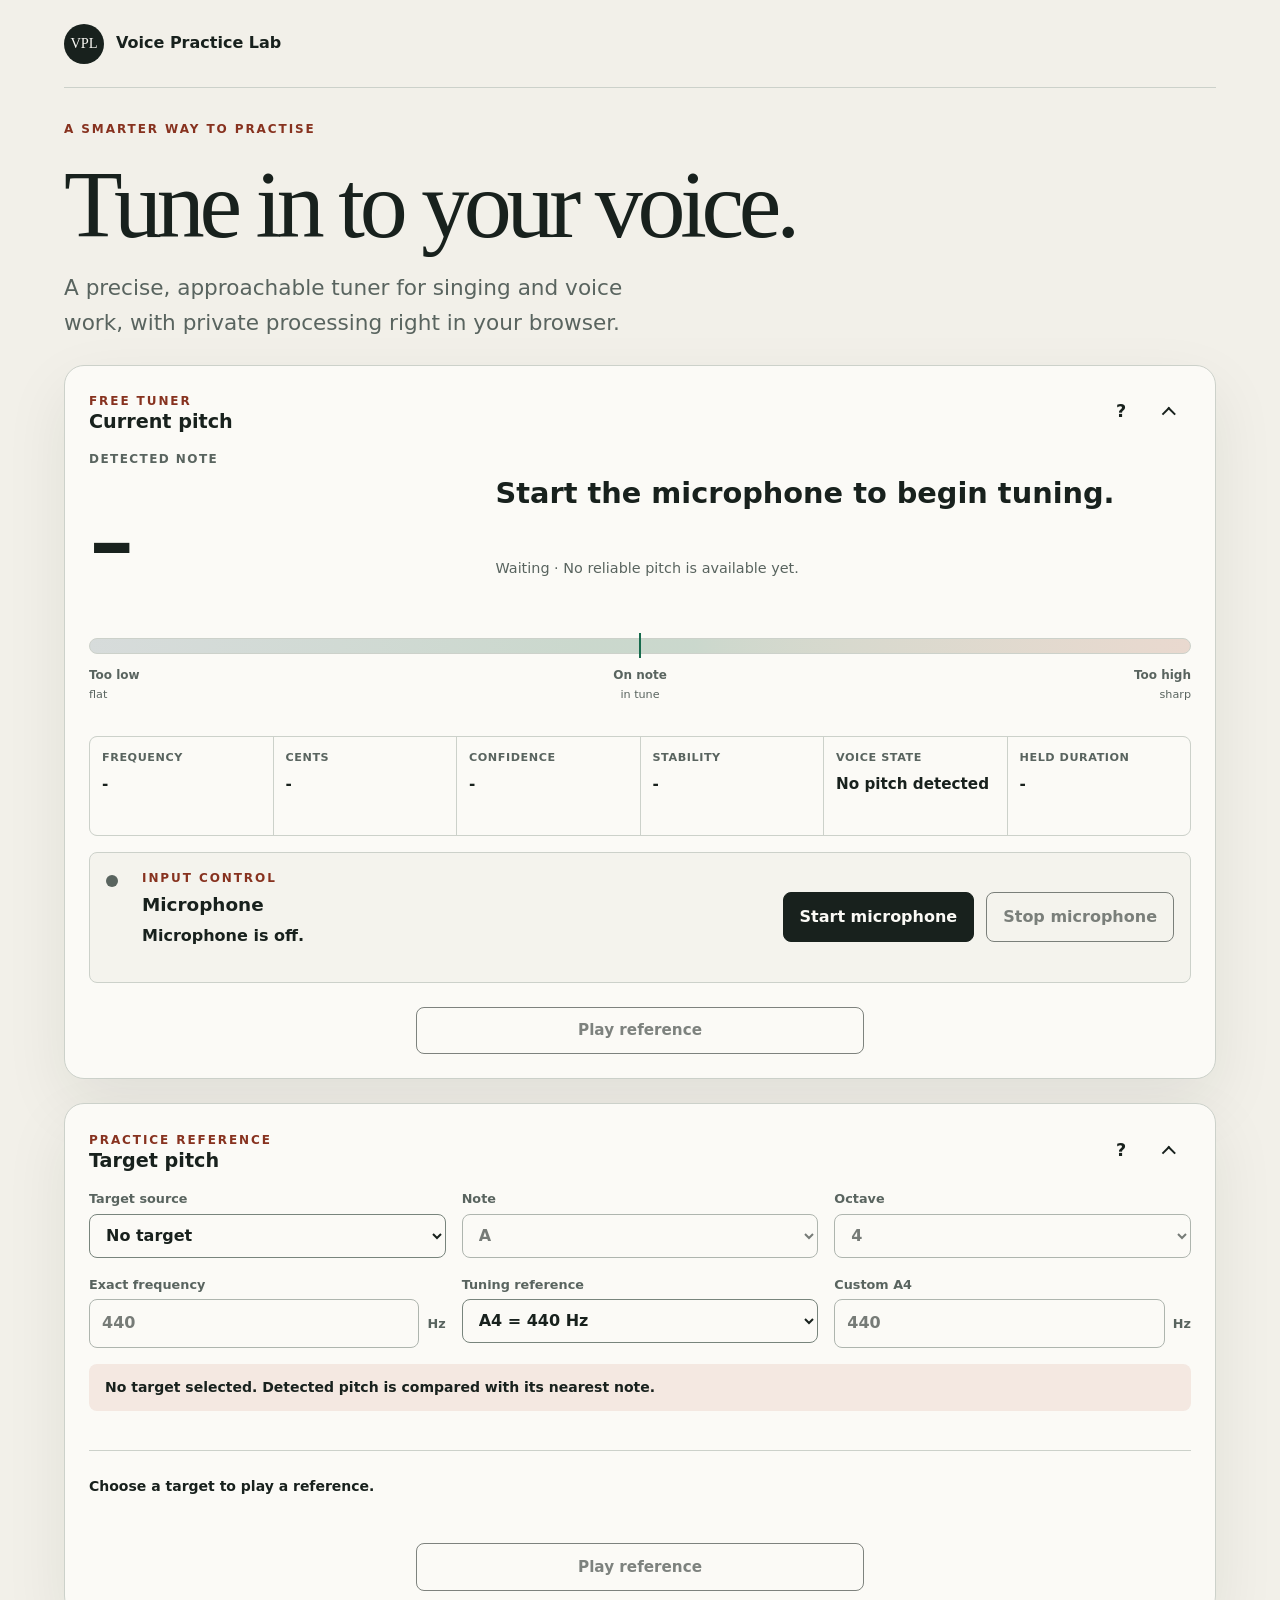
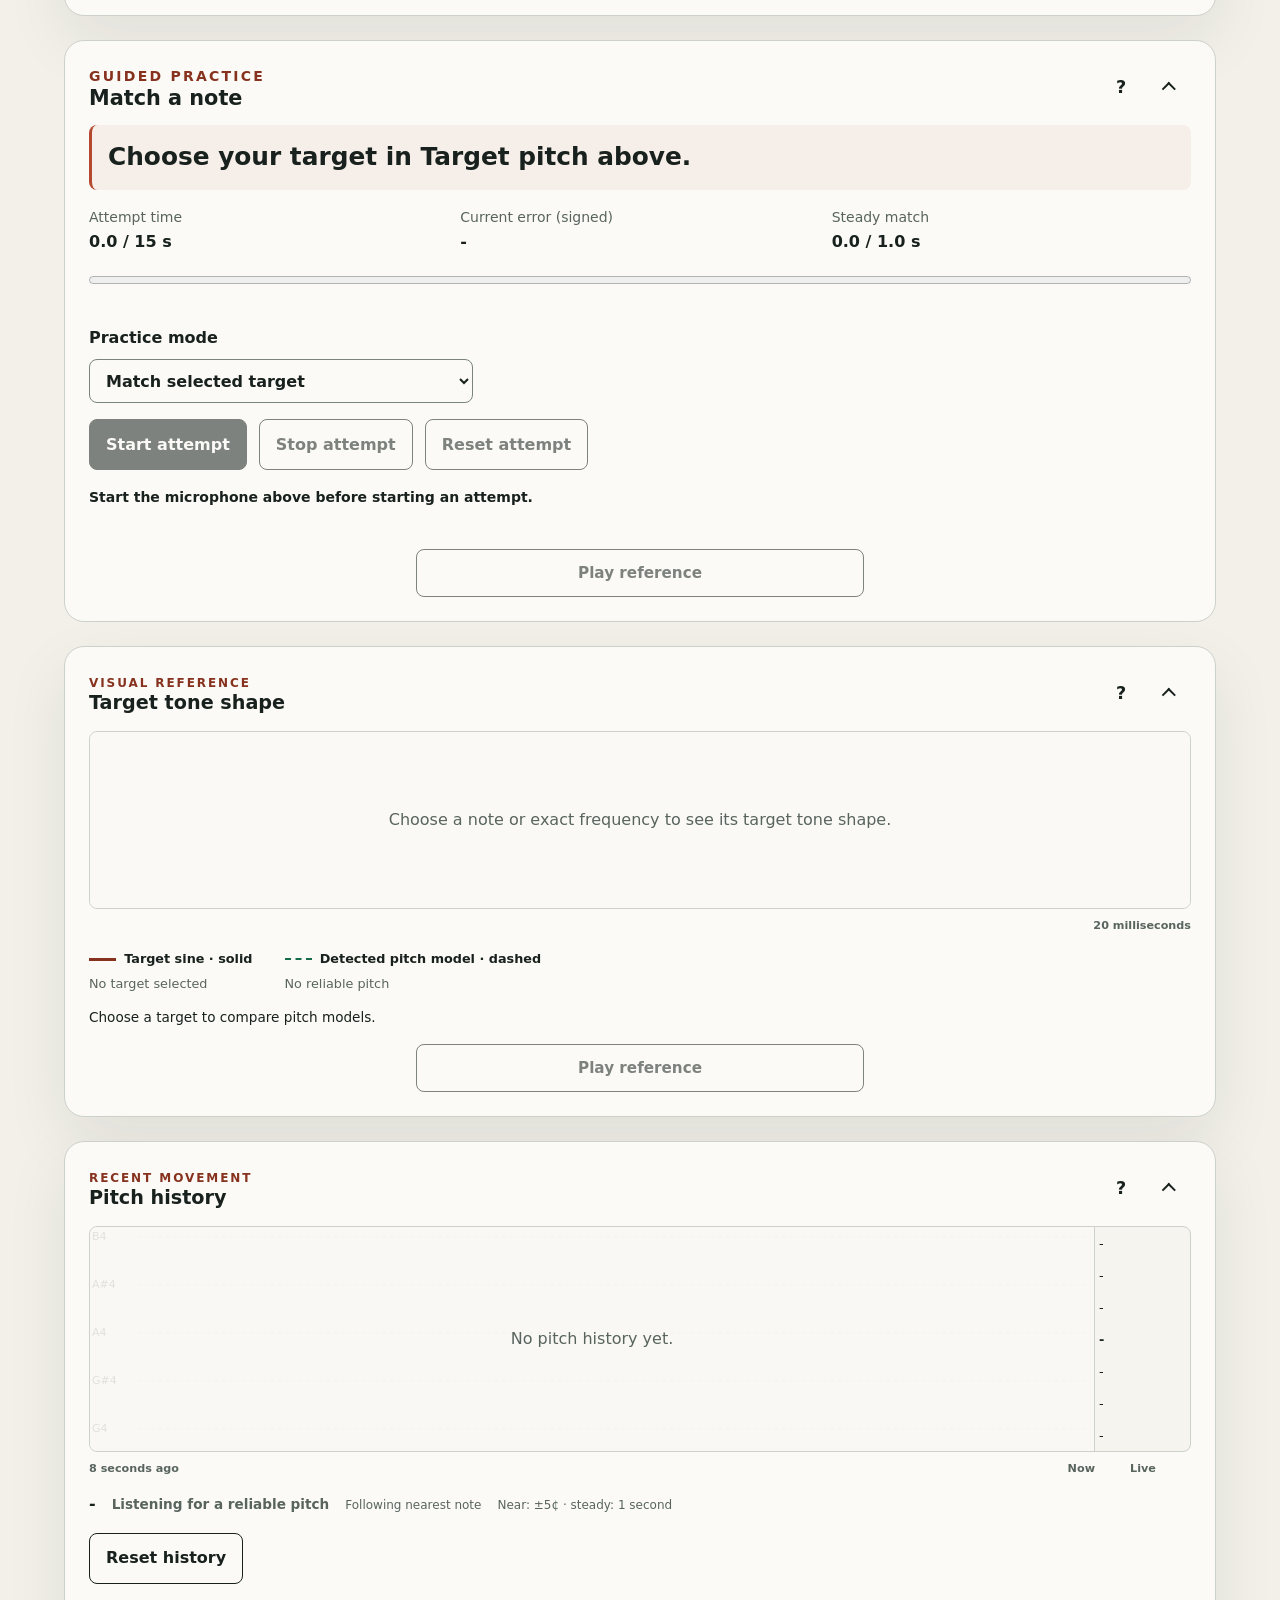
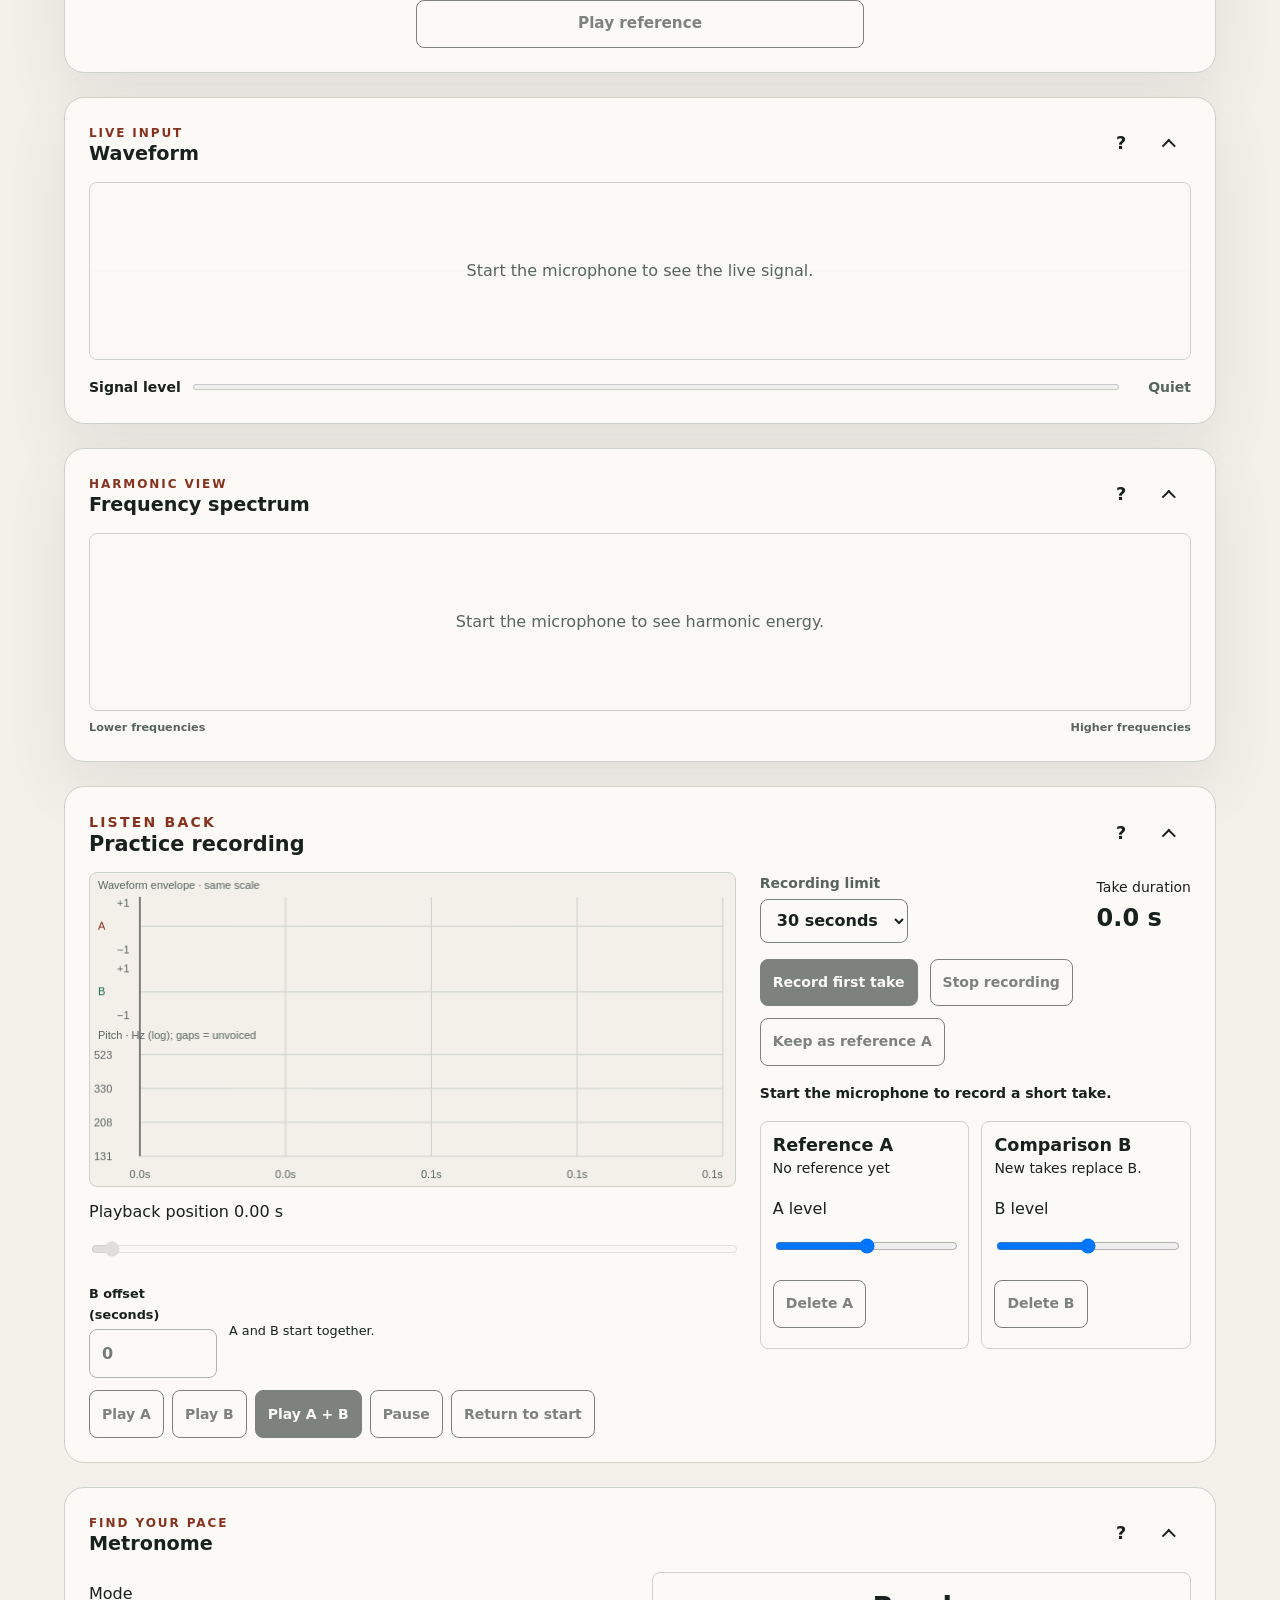
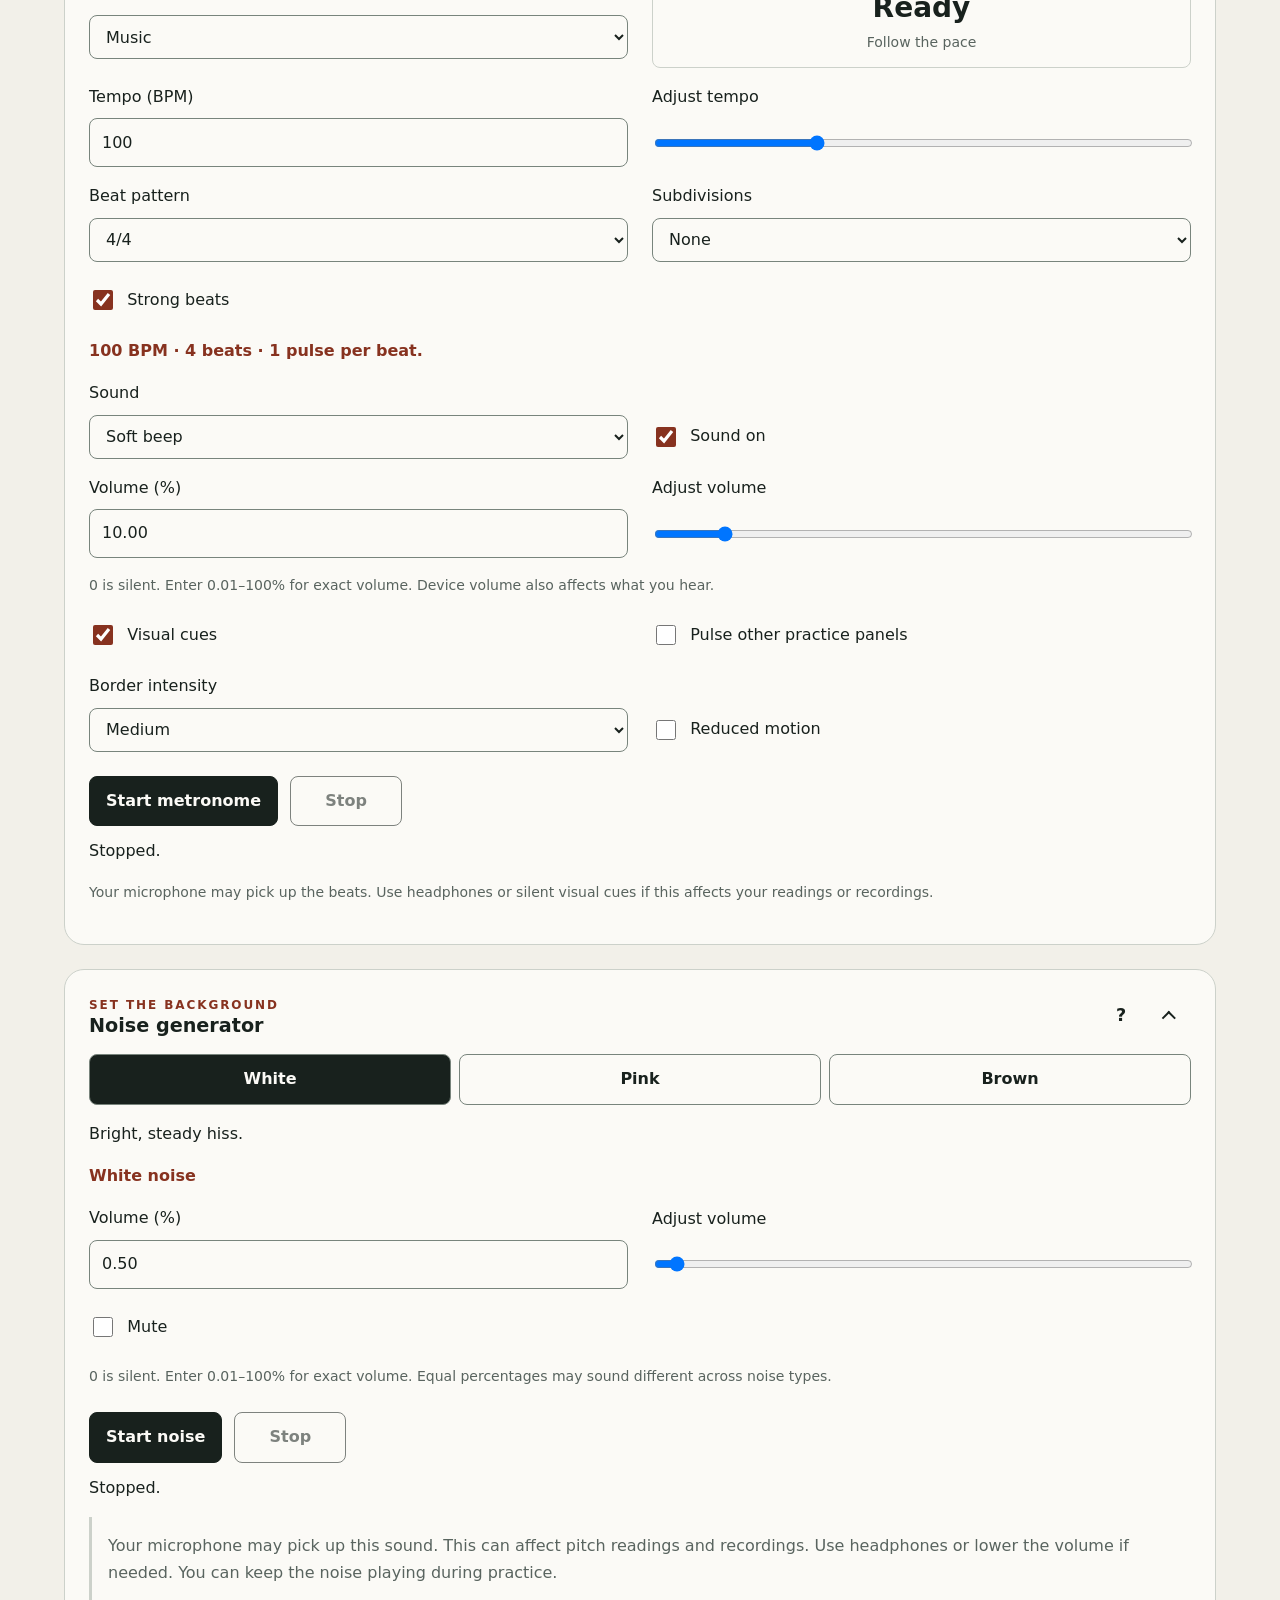
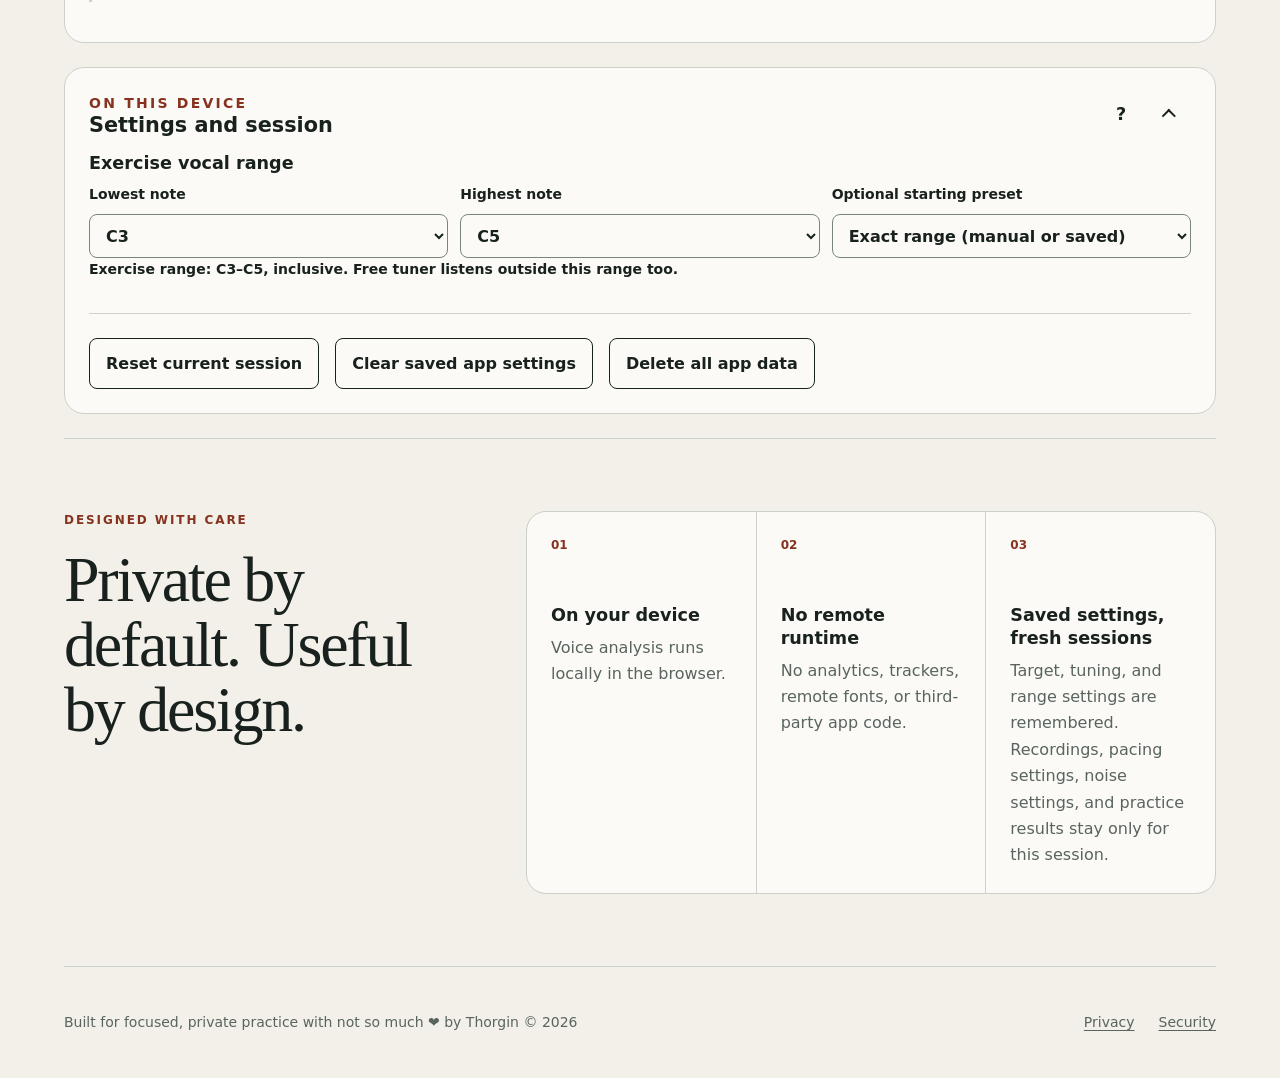
<file: index.html>
<!doctype html>
<html lang="en">
  <head>
    <meta charset="utf-8">
    <meta
      http-equiv="Content-Security-Policy"
      content="default-src 'self'; script-src 'self'; style-src 'self'; img-src 'self' data:; media-src 'self' blob:; connect-src 'none'; object-src 'none'; base-uri 'none'; form-action 'none'; frame-ancestors 'none'"
    >
    <meta name="viewport" content="width=device-width, initial-scale=1">
    <meta
      name="description"
      content="A private, local-first browser workspace for singing and voice practice."
    >
    <title>Voice Practice Lab</title>
    <link rel="stylesheet" href="./css/tokens.css">
    <link rel="stylesheet" href="./css/base.css">
    <link rel="stylesheet" href="./css/layout.css">
    <script type="module" src="./js/app.js"></script>
  </head>
  <body>
    <a class="skip-link" href="#main-content">Skip to main content</a>

    <header class="site-header">
      <a class="wordmark" href="./" aria-label="Voice Practice Lab home">
        <span class="wordmark__mark" aria-hidden="true">VPL</span>
        <span>Voice Practice Lab</span>
      </a>
    </header>

    <main id="main-content" data-app>
      <section class="hero" aria-labelledby="hero-title">
        <p class="eyebrow">A smarter way to practise</p>
        <h1 id="hero-title">Tune in to your voice.</h1>
        <p class="hero__intro">
          A precise, approachable tuner for singing and voice work, with private
          processing right in your browser.
        </p>

        <section
          class="tuner-card"
          data-tuner
          data-status="idle"
          data-tuning="unavailable"
          data-out-of-range="false"
          aria-labelledby="tuner-title"
        >
          <header class="tuner-card__header">
            <div>
              <p class="eyebrow">Free tuner</p>
              <div class="card-title-row">
                <h2 id="tuner-title">Current pitch</h2>
                <button type="button" class="button-secondary tone-shortcut" data-tone-shortcut aria-label="Play reference: hold to listen" aria-describedby="tone-instructions tone-status" disabled>Play reference</button>
              </div>
            </div>
            <p class="tuner-card__state visually-hidden" data-tuner-state>
              Start the microphone to begin tuning.
            </p>
          </header>



          <div class="tuner-card__reading">
            <div>
              <span class="tuner-card__label">Detected note</span>
              <span class="tuner-card__note" data-tuner-note aria-label="Detected nearest note">-</span>
            </div>
            <div class="tuner-card__direction">
              <p data-tuner-guidance>Start the microphone to begin tuning.</p>
              <p>
                <span data-tuner-guidance-term>Waiting</span>
                <span aria-hidden="true"> · </span>
                <span data-tuner-precision>No reliable pitch is available yet.</span>
              </p>
            </div>
          </div>

          <div
            class="tuner-meter"
            data-tuner-meter
            role="meter"
            aria-label="Tuning deviation"
            aria-valuemin="-50"
            aria-valuemax="50"
            aria-valuetext="Start the microphone to begin tuning."
          >
            <div class="tuner-meter__track" aria-hidden="true">
              <span class="tuner-meter__center"></span>
              <span class="tuner-meter__marker" data-tuner-marker hidden></span>
            </div>
            <div class="tuner-meter__labels" aria-hidden="true">
              <span>Too low <small>flat</small></span>
              <span>On note <small>in tune</small></span>
              <span>Too high <small>sharp</small></span>
            </div>
          </div>

          <dl class="tuner-stats">
            <div>
              <dt>Frequency</dt>
              <dd><span data-tuner-frequency>-</span></dd>
            </div>
            <div>
              <dt>Cents</dt>
              <dd><span data-tuner-cents>-</span></dd>
            </div>
            <div>
              <dt>Confidence</dt>
              <dd><span data-tuner-confidence>-</span></dd>
            </div>
            <div>
              <dt>Stability</dt>
              <dd><span data-tuner-stability>-</span></dd>
            </div>
            <div>
              <dt>Voice state</dt>
              <dd><span data-tuner-voiced>No pitch detected</span></dd>
            </div>
            <div data-tuner-held>
              <dt>Held duration</dt>
              <dd><span data-tuner-held-duration>-</span></dd>
            </div>
          </dl>

          <div class="tuner-target" data-tuner-target hidden>
            <span>Current target</span>
            <strong data-tuner-target-note>-</strong>
            <span data-tuner-target-frequency>-</span>
          </div>

          <div class="microphone-card" data-microphone-card data-status="idle" aria-labelledby="microphone-title">
            <span class="microphone-card__indicator" aria-hidden="true"></span>
            <div class="microphone-card__content">
              <p class="eyebrow">Input control</p>
              <h2 id="microphone-title">Microphone</h2>
              <p data-microphone-status role="status" aria-live="polite" aria-atomic="true" tabindex="-1">
                Microphone is off.
              </p>
              <div class="microphone-card__actions">
                <button type="button" data-microphone-start>Start microphone</button>
                <button type="button" class="button-secondary" data-microphone-stop disabled>
                  Stop microphone
                </button>
              </div>
            </div>
          </div>
          <p data-help-content>The detected note is the nearest note to your voice. When a target is selected, cents and direction compare your pitch with that target. Hold Play reference to listen; release to stop.</p>
          <div data-help-content class="tuner-measurement-help">
            <p><strong>Frequency (Hz):</strong> How many times the detected sound wave repeats each second. A higher number means a higher pitch.</p>
            <p><strong>Cents:</strong> How far your pitch is above or below the target, or the nearest note when no target is selected. 100 cents is one semitone. Negative means low; positive means high.</p>
            <p><strong>Confidence:</strong> How clearly the detector finds a repeating sound pattern. A higher percentage means a clearer pitch estimate, not a better voice or a guaranteed correct note.</p>
            <p><strong>Stability:</strong> How much your recent pitch varies, in cents. A smaller number means a steadier pitch. It does not show how close you are to the target.</p>
            <p><strong>Voice state:</strong> Whether the app detects a reliable pitch. Noise, quiet sound or speech without a clear pitch can show No pitch detected.</p>
            <p><strong>Held duration (s):</strong> How long your detected pitch stays within 20 cents of the selected target. It resets when your pitch leaves that range, detection becomes unreliable or the target changes. No target means no timer. Reference playback resets this measurement. Guided practice has its own hold goals.</p>
          </div>

          <p class="visually-hidden" data-tuner-live-status>
            Start the microphone to begin tuning.
          </p>
        </section>

        <section class="target-card" data-target-controls aria-labelledby="target-title">
          <header class="target-card__header">
            <div>
              <p class="eyebrow">Practice reference</p>
              <h2 id="target-title">Target pitch</h2>
            </div>
            <button
              type="button"
              class="help-button"
              data-frequency-help-button
              aria-controls="frequency-range-help"
              aria-expanded="false"
              aria-label="About very low and high notes"
            >?</button>
          </header>

          <div class="target-controls">
            <label>
              <span>Target source</span>
              <select data-target-source>
                <option value="none">No target</option>
                <option value="note">Note</option>
                <option value="exact-hz">Exact Hz</option>
              </select>
            </label>
            <label>
              <span>Note</span>
              <select data-target-note-select disabled>
                <option value="C">C</option>
                <option value="C#">C♯</option>
                <option value="D">D</option>
                <option value="D#">D♯</option>
                <option value="E">E</option>
                <option value="F">F</option>
                <option value="F#">F♯</option>
                <option value="G">G</option>
                <option value="G#">G♯</option>
                <option value="A" selected>A</option>
                <option value="A#">A♯</option>
                <option value="B">B</option>
              </select>
            </label>
            <label>
              <span>Octave</span>
              <select data-target-octave disabled>
                <option value="0">0</option>
                <option value="1">1</option>
                <option value="2">2</option>
                <option value="3">3</option>
                <option value="4" selected>4</option>
                <option value="5">5</option>
                <option value="6">6</option>
                <option value="7">7</option>
                <option value="8">8</option>
              </select>
            </label>
            <label>
              <span>Exact frequency</span>
              <span class="input-with-unit">
                <input
                  type="number"
                  inputmode="decimal"
                  data-target-frequency
                  min="16.35"
                  max="8372.02"
                  step="0.01"
                  value="440"
                  disabled
                >
                <span aria-hidden="true">Hz</span>
              </span>
            </label>
            <label>
              <span>Tuning reference</span>
              <select data-a4-reference>
                <option value="432">A4 = 432 Hz</option>
                <option value="440" selected>A4 = 440 Hz</option>
                <option value="441">A4 = 441 Hz</option>
                <option value="442">A4 = 442 Hz</option>
                <option value="443">A4 = 443 Hz</option>
                <option value="custom">Custom A4</option>
              </select>
            </label>
            <label>
              <span>Custom A4</span>
              <span class="input-with-unit">
                <input
                  type="number"
                  inputmode="decimal"
                  data-a4-custom
                  min="400"
                  max="480"
                  step="0.1"
                  value="440"
                  disabled
                >
                <span aria-hidden="true">Hz</span>
              </span>
            </label>
          </div>

          <p class="target-card__summary" data-target-summary role="status" aria-live="polite">
            No target selected. Detected pitch is compared with its nearest note.
          </p>
          <p class="target-card__error" data-target-error aria-live="polite"></p>
          <p class="target-card__summary" data-practice-target-summary role="status" aria-live="polite" hidden></p>
          <div class="tone-controls" data-tone-controls data-state="idle">
            <button
              type="button"
              data-tone-hold
              class="button-secondary tone-shortcut"
              aria-label="Play reference: hold to listen"
              aria-describedby="tone-instructions tone-status"
              disabled
            >Play reference</button>
            <p id="tone-instructions" class="visually-hidden">Press and hold, or hold Space / Enter. Release to stop.</p>
            <p id="tone-status" data-tone-status role="status" aria-live="polite" aria-atomic="true">
              Choose a target to play a reference.
            </p>
            <div class="tone-headphones-slot">
              <p data-tone-headphones hidden>
                Use headphones while the microphone is on.
              </p>
            </div>
          </div>
          <aside
            class="frequency-help"
            id="frequency-range-help"
            data-frequency-help
            tabindex="-1"
            hidden
          >
            <h3>About very low and high notes</h3>
            <p>
              This app can analyze a wide pitch range, but its accuracy depends on your device.
              Your microphone captures your voice, while your headphones or speakers reproduce
              reference tones. Some devices filter out very low frequencies or cannot capture and
              reproduce very high frequencies accurately.
            </p>
            <p>
              At extreme frequencies, the app may be less precise or show
              <strong>No reliable pitch detected</strong>. This does not necessarily mean you
              produced the note incorrectly; it means the app cannot measure it reliably with the
              current browser and hardware.
            </p>
          </aside>
        </section>

        <section class="match-card" data-match-controls aria-labelledby="match-title">
          <p class="eyebrow">Guided practice</p>
          <div class="card-title-row">
            <h2 id="match-title" data-practice-title>Match a note</h2>
            <button type="button" class="button-secondary tone-shortcut" data-tone-shortcut aria-label="Play reference: hold to listen" aria-describedby="tone-instructions tone-status" disabled>Play reference</button>
          </div>
          <p class="practice-target" data-match-target>Choose your target in Target pitch above.</p>
          <dl class="match-metrics">
            <div><dt>Attempt time</dt><dd data-match-elapsed>0.0 / 15 s</dd></div>
            <div><dt>Current error (signed)</dt><dd data-match-current>-</dd></div>
            <div><dt data-match-hold-label>Steady match</dt><dd data-match-hold>0.0 / 1.0 s</dd></div>
          </dl>
          <progress data-match-progress max="1000" value="0" aria-label="Steady match progress"></progress>
          <label class="practice-mode">Practice mode
            <select data-practice-mode>
              <option value="selected">Match selected target</option>
              <option value="random">Random notes</option>
              <option value="sustained">Sustained note</option>
              <option value="interval">Interval practice</option>
              <option value="scale">Scale practice</option>
            </select>
          </label>
          <section class="match-explanation" data-help-content>
            <h3>How to practise</h3>
            <p data-practice-instructions>Choose a target inside your exercise range. Stay within ±20 cents of the target for 1 steady second. You have 15 seconds to complete the attempt.</p>
            <p>Hold <strong>Play reference</strong> to listen, then release it. Start the microphone and select <strong>Start attempt</strong>. Sing the target and use the pitch display to adjust your voice.</p>
            <p>Cents measure pitch distance: 100 cents is one semitone. A negative reading means too low; a positive reading means too high.</p>
            <p data-random-hint hidden>Select <strong>Next note</strong> to choose a new target. Retry keeps the same note. Your manual target remains separate.</p>
          </section>
          <div data-scale-options hidden>
            <div class="range-fields">
              <label>Lower tonic<select data-scale-root></select></label>
              <label>Scale type<select data-scale-type><option value="major">Major</option><option value="natural-minor">Natural minor</option><option value="chromatic">Chromatic</option></select></label>
              <label>Scale direction<select data-scale-direction><option value="ascending">Ascending (up)</option><option value="descending">Descending (down)</option><option value="up-down">Up then down</option></select></label>
            </div>
            <p data-scale-description></p>
            <p data-scale-error role="status" aria-live="polite"></p>
            <ol class="scale-sequence" data-scale-sequence aria-label="Scale notes in order"></ol>
            <div class="match-actions">
              <button type="button" class="button-secondary" data-scale-back disabled>Back one note</button>
              <button type="button" class="button-secondary" data-scale-next disabled>Next note (skip)</button>
            </div>
          </div>
          <div data-interval-options hidden>
            <div class="range-fields">
              <label>Root note<select data-interval-root></select></label>
              <label>Interval<select data-interval-distance></select></label>
              <label>Direction<select data-interval-direction><option value="ascending">Ascending (up)</option><option value="descending">Descending (down)</option></select></label>
              <label>Reference note<select data-interval-preview><option value="root">Root</option><option value="target">Target</option></select></label>
            </div>
            <p data-interval-pair></p>
            <p data-interval-error role="status" aria-live="polite"></p>
          </div>
          <div data-sustain-options hidden>
            <div class="range-fields">
              <label>Required hold
                <select data-sustain-duration>
                  <option value="2000">2 seconds</option>
                  <option value="3000">3 seconds</option>
                  <option value="5000" selected>5 seconds</option>
                  <option value="10000">10 seconds</option>
                </select>
              </label>
              <label>Allowed error
                <select data-sustain-tolerance>
                  <option value="20" selected>±20 cents</option>
                  <option value="10">±10 cents</option>
                  <option value="5">±5 cents</option>
                </select>
              </label>
            </div>
            <p data-sustain-error role="status" aria-live="polite"></p>
          </div>
          <div class="match-actions">
            <button type="button" data-random-next hidden>Next note</button>
            <button type="button" data-match-start disabled>Start attempt</button>
            <button type="button" class="button-secondary" data-match-stop disabled>Stop attempt</button>
            <button type="button" class="button-secondary" data-match-reset disabled>Reset attempt</button>
          </div>
          <p data-match-status tabindex="-1">Start the microphone above before starting an attempt.</p>
          <p data-match-availability></p>
          <section class="practice-result" data-match-result hidden aria-label="Current note result">
            <header class="practice-result__header">
              <div><h3 data-match-result-heading>Your result</h3><p class="practice-result__target" data-match-result-target></p></div>
              <span class="result-outcome" data-match-outcome>No pitch detected</span>
            </header>
            <div class="practice-result__body">
              <div class="practice-result__total">
                <span data-match-score-label>Practice score</span>
                <strong data-match-practice-score>-</strong>
                <p data-match-score-note></p>
              </div>
              <dl class="score-parts">
                <div><dt>Accuracy <small>Close to the target</small></dt><dd><span data-match-score-accuracy>-</span><meter min="0" max="50" value="0" data-match-meter-accuracy aria-label="Accuracy points out of 50"></meter></dd></div>
                <div><dt>Stability <small>Consistent pitch</small></dt><dd><span data-match-score-stability>-</span><meter min="0" max="20" value="0" data-match-meter-stability aria-label="Stability points out of 20"></meter></dd></div>
                <div><dt>Hold <small>Continuous match</small></dt><dd><span data-match-score-hold>-</span><meter min="0" max="20" value="0" data-match-meter-hold aria-label="Hold points out of 20"></meter></dd></div>
                <div><dt>Completion <small>Note goal reached</small></dt><dd><span data-match-score-completion>-</span><meter min="0" max="10" value="0" data-match-meter-completion aria-label="Completion points out of 10"></meter></dd></div>
              </dl>
            </div>
            <p class="practice-result__hold" data-match-hold-summary></p>
            <details class="result-measurements" data-match-measurements>
            <summary>Measurements <span>Pitch errors and timing</span></summary>
            <dl class="match-metrics">
              <div><dt>Pitch accuracy score <small>Closeness only</small></dt><dd data-match-score>-</dd></div>
              <div><dt>Mean absolute error</dt><dd data-match-mean>-</dd></div>
              <div><dt>Median absolute error</dt><dd data-match-median>-</dd></div>
              <div><dt>Mean signed error</dt><dd data-match-bias>-</dd></div>
              <div><dt>Stability spread (MAD)</dt><dd data-match-stability>-</dd></div>
              <div><dt>Voiced time</dt><dd data-match-voiced>0.0 s</dd></div>
              <div><dt data-match-best-label>Best steady match</dt><dd data-match-best>0.0 s</dd></div>
              <div><dt>Accepted frames</dt><dd data-match-samples>0</dd></div>
            </dl>
            <div data-sustain-feedback hidden>
              <dl class="match-metrics">
                <div><dt>Closeness to target</dt><dd data-sustain-closeness>No reliable pitch</dd></div>
                <div><dt>Recent stability</dt><dd data-sustain-stability>Waiting for 3 recent reliable frames</dd></div>
                <div><dt>Measured time inside tolerance</dt><dd data-sustain-time>0.0 s</dd></div>
                <div><dt>Detector dropouts</dt><dd data-sustain-dropouts>0</dd></div>
              </dl>
              <p data-sustain-rules></p>
            </div>
            <p class="result-caption">Lower pitch error means closer to the target. Negative signed error means low; positive means high. Open (?) help for definitions and score calculations.</p>
            </details>
          </section>
          <section class="session-result" data-random-summary hidden aria-label="Random session results">
            <h3>Random session</h3><div class="session-result__overview"><p data-random-average></p><p data-random-count></p></div>
            <details class="result-measurements"><summary>Session measurements</summary><p data-random-summary-details></p></details>
          </section>
          <section class="session-result" data-interval-results hidden aria-label="Interval results">
            <h3>Both notes</h3><p class="result-caption">Each note has its own score. Expand a note for its breakdown.</p>
            <div class="interval-result-grid">
              <details class="note-result" data-interval-root-card><summary><span><small>Root result</small><span data-interval-root-result></span></span></summary><p data-interval-root-details></p></details>
              <details class="note-result" data-interval-target-card><summary><span><small>Target result</small><span data-interval-target-result></span></span></summary><p data-interval-target-details></p></details>
            </div>
          </section>
          <section class="session-result" data-scale-results hidden aria-label="Whole scale results">
            <h3>Whole scale</h3><p data-scale-summary></p>
            <div class="session-result__overview"><p data-scale-average></p><p data-scale-count></p></div>
            <details class="result-measurements" data-scale-score-details hidden>
              <summary>Note results <span>Scores and measurements</span></summary>
              <p class="result-caption">Each note has its own score. Expand a row for its breakdown.</p>
              <ol class="note-result-list" data-scale-score-list></ol>
              <p data-scale-average-details></p>
            </details>
          </section>
          <section class="match-explanation" data-help-content>
            <h3>Understand your score</h3>
            <p>Your practice score is out of <strong>100 points</strong>:</p>
            <ul class="practice-help-list">
              <li><strong>Accuracy · 50 points:</strong> singing close to the target.</li>
              <li><strong>Stability · 20 points:</strong> keeping your pitch consistent.</li>
              <li><strong>Hold · 20 points:</strong> maintaining a continuous match.</li>
              <li><strong>Completion · 10 points:</strong> completing the note.</li>
            </ul>
            <p data-practice-hold-example>A 0.5-second hold earns 10 hold points. A 1-second hold earns all 20. Separate holds do not add together.</p>
            <p>The score includes readings from the whole attempt. Completing the note does not guarantee 100 points.</p>
            <h3>Keep in mind</h3>
            <ul class="practice-help-list">
              <li>Release the reference before singing. Playing it breaks your hold while the attempt timer continues.</li>
              <li>Too few reliable pitch readings means <strong>no score</strong>, rather than zero.</li>
              <li><strong>Retry</strong> starts a fresh attempt. Results disappear when you reload or leave the page.</li>
            </ul>
          </section>
          <details class="match-explanation" data-practice-score-details data-help-content>
            <summary>Score details</summary>
            <p>Compare attempts with similar goals, settings and equipment. This score measures pitch practice, not voice quality or musical expression.</p>
            <h3>How the points are calculated</h3>
            <p><strong>Accuracy:</strong> find the average distance from the target, in cents. Errors above and below count equally. Subtract this average from 100, then divide by 2, for up to 50 points. An average error of 20 cents earns 40 points. The separate Pitch accuracy score shows closeness out of 100 before this division.</p>
            <p><strong>Stability:</strong> find the middle pitch reading, then the middle distance of the readings from it. This is the stability spread (MAD). Start with 20 points and subtract 0.4 points per cent of spread. A spread of 5 cents earns 18 points. A steady note can still be off target. Vibrato can reduce stability points.</p>
            <p><strong>Hold:</strong> divide the best qualifying hold by the required duration, then multiply by 20. The maximum is 20 points. Use the goal for the selected mode; a 1-second match and a 5-second sustained hold have different requirements.</p>
            <p><strong>Completion:</strong> earn 10 points when the app confirms that this note's goal is complete. An unfinished or skipped note earns no completion points but keeps its other measured points.</p>
            <p>No component can be below zero. Expressed as percentages, the formula is 50% accuracy + 20% stability + 20% best hold + 10% completion. The app adds unrounded values, then rounds the total to a whole number. Point contributions are displayed to one decimal place.</p>
            <h3>Read the measurements</h3>
            <ul class="practice-help-list">
              <li><strong>Mean absolute error:</strong> average distance from the target. Lower is better.</li>
              <li><strong>Median absolute error:</strong> the middle distance when errors are sorted.</li>
              <li><strong>Mean signed error:</strong> average direction of error. Negative means low; positive means high. Opposite errors can cancel here.</li>
              <li><strong>Stability spread (MAD):</strong> typical pitch variation across the attempt. Lower means steadier.</li>
              <li><strong>Voiced time:</strong> time between reliable readings no more than 120 milliseconds apart.</li>
              <li><strong>Best hold:</strong> the longest qualifying continuous match.</li>
              <li><strong>Accepted frames:</strong> the number of reliable pitch readings used.</li>
            </ul>
            <h3>Missing readings and session averages</h3>
            <p>An overall score needs at least 3 accepted readings and a stability measurement. Silence, uncertain readings and reference playback add no measurements. Brief gaps of up to 120 milliseconds may bridge a hold under the exercise rules. Longer gaps break it. A new qualifying reading is required to complete a hold.</p>
            <p>Random-note and scale averages give each retained result with enough data equal weight. Partial or skipped results count if they have enough data. Results without enough data are excluded and counted; scale notes you have not attempted are not averaged. Interval root and target stages have separate scores.</p>
          <section class="match-explanation" data-match-explanation>
            <h3>How this attempt is measured</h3>
            <p>A steady match needs at least 3 reliable readings, a recent stability spread of no more than 10 cents, and pitch within ±20 cents for 1 second. The recent spread uses up to 1 second of readings; the stability score uses the whole attempt.</p>
            <p>Reference playback pauses measurements until 250 milliseconds after release. The attempt timer continues. Use headphones to reduce speaker pickup.</p>
            <p>Retry replaces the displayed attempt. In Random notes, the last 100 ended attempts stay in this session, including retries and stopped attempts. Reset random session, changing mode, or leaving the page clears them. Reset attempt clears the selected-target attempt.</p>
          </section>
          <section class="match-explanation" data-sustain-explanation hidden>
            <h3>How a sustained hold is measured</h3>
            <p>Stay inside the allowed error for your chosen duration. A reliable reading outside this range breaks the hold immediately. Completion depends on the hold, not the stability label.</p>
            <p>Recent stability uses up to 1 second of readings and needs at least 3 readings. A spread of no more than 10 cents is labelled steady. The stability score uses the whole attempt.</p>
            <p>Progress freezes when reliable pitch is missing. A gap of up to 120 milliseconds can be bridged when matching pitch returns. A longer gap resets the current hold but keeps your best hold. Measured time inside tolerance counts only adjacent matching readings; gaps add no measured time. Each period of missing or unreliable pitch counts as one detector dropout.</p>
            <p>Reference playback breaks the hold and pauses measurements until 250 milliseconds after release. It does not count as a detector dropout. The 30-second attempt timer continues. Use headphones to reduce speaker pickup.</p>
            <p>Changing the hold settings, target, tuning or range ends the attempt. Its result keeps the original goal. Retry starts fresh. Reset sustained session clears results and restores the 5-second, ±20-cent defaults. Changing mode or leaving the page clears the session.</p>
          </section>
          </details>
        </section>

        <section class="target-wave-card" data-target-wave-card aria-labelledby="target-wave-title">
          <header class="target-wave-card__header">
            <div>
              <p class="eyebrow">Visual reference</p>
              <div class="card-title-row">
                <h2 id="target-wave-title">Target tone shape</h2>
                <button type="button" class="button-secondary tone-shortcut" data-tone-shortcut aria-label="Play reference: hold to listen" aria-describedby="tone-instructions tone-status" disabled>Play reference</button>
              </div>
            </div>
            <p id="target-wave-description" data-help-content>
              Two mathematical pitch models, not phase-aligned with your voice. Both start at the same phase and use equal amplitude to compare frequency.
            </p>
          </header>
          <div class="target-wave-card__canvas-frame">
            <canvas
              data-target-wave
              data-target="none"
              width="720"
              height="180"
              role="img"
              aria-describedby="target-wave-description"
              aria-label="Target tone shape. No target selected."
            >Mathematical target tone shape.</canvas>
            <p class="target-wave-card__empty" data-target-wave-empty>
              Choose a note or exact frequency to see its target tone shape.
            </p>
          </div>
          <p class="target-wave-card__scale" aria-hidden="true">20 milliseconds</p>
          <div class="target-wave-card__legend">
            <p><span class="target-wave-card__key target-wave-card__key--target" aria-hidden="true"></span><strong>Target sine · solid</strong><span data-sine-target>No target selected</span></p>
            <p><span class="target-wave-card__key target-wave-card__key--detected" aria-hidden="true"></span><strong>Detected pitch model · dashed</strong><span data-sine-reading>No reliable pitch</span></p>
          </div>
          <p class="target-wave-card__comparison-status" data-sine-status>Choose a target to compare pitch models.</p>
          <p class="target-wave-card__rules" data-sine-rules data-help-content>Near: ±5¢ · steady: 1 second. Visual feedback; exercise completion is separate.</p>
          <p class="target-wave-card__explanation" data-help-content>The dashed curve is a sine calculated from your detected pitch. It does not show your actual voice waveform, timbre or loudness. Similar frequencies may look almost identical over 20 ms; the cents reading shows small differences.</p>
        </section>

        <section class="pitch-history-card" data-pitch-history-card aria-labelledby="pitch-history-title">
          <header class="pitch-history-card__header">
            <div>
              <p class="eyebrow">Recent movement</p>
              <h2 id="pitch-history-title">Pitch history</h2>
            </div>

          </header>
          <div class="live-pitch-scale" data-live-pitch-scale data-feedback="waiting">
            <div class="pitch-history-card__views">
            <div class="pitch-history-card__history">
              <div class="pitch-history-card__canvas-frame">
                <canvas
                  data-pitch-history
                  data-mode="note-space"
                  width="720"
                  height="220"
                  role="img"
                  aria-label="Pitch history. No pitch history yet."
                >Recent pitch history graph.</canvas>
                <p class="pitch-history-card__empty" data-pitch-history-empty>
                  No pitch history yet.
                </p>
              </div>
            </div>
              <div class="live-pitch-scale__ladder" aria-hidden="true">
                <div data-live-note>-</div>
                <div data-live-note>-</div>
                <div data-live-note>-</div>
                <div data-live-note>-</div>
                <div data-live-note>-</div>
                <div data-live-note>-</div>
                <div data-live-note>-</div>
                <span class="live-pitch-scale__zone live-pitch-scale__zone--sharp" data-live-sharp-zone></span>
                <span class="live-pitch-scale__zone live-pitch-scale__zone--flat" data-live-flat-zone></span>
                <span class="live-pitch-scale__reference-line" data-live-reference-line hidden></span>
                <span class="live-pitch-scale__target-marker" data-live-target-marker title="Target position" hidden>◁</span>
                <span class="live-pitch-scale__marker" data-live-marker hidden>●</span>
              </div>
            </div>
            <div class="pitch-history-card__time-axis" aria-hidden="true">
              <div class="pitch-history-card__timeline">
                <span>8 seconds ago</span>
                <span>Now</span>
              </div>
              <span class="live-pitch-scale__axis-label">Live</span>
            </div>
            <div class="live-pitch-scale__feedback">
              <p class="live-pitch-scale__reading" data-live-reading>-</p>
              <p class="live-pitch-scale__status" data-live-status>Listening for a reliable pitch</p>
              <p class="live-pitch-scale__target" data-live-target>Following nearest note</p>
              <p class="live-pitch-scale__rules" data-live-rules>Near: ±5¢ · steady: 1 second</p>
            </div>
          </div>
            <div class="pitch-history-card__actions">
              <button type="button" class="button-secondary tone-shortcut" data-tone-shortcut aria-label="Play reference: hold to listen" aria-describedby="tone-instructions tone-status" disabled>Play reference</button>
              <span class="visually-hidden" data-pitch-history-mode>Note space</span>
              <button type="button" class="button-secondary" data-pitch-history-reset>
                Reset history
              </button>
            </div>
          <p class="live-pitch-scale__help" data-help-content>Right-hand scale: ● your pitch, ◁ target. The thin line marks the nearest note or selected target; red above means sharp, blue below means flat. An off-screen target is indicated below the graph. Steady hold is visual feedback; exercise completion is shown in Guided practice.</p>
        </section>

        <section class="waveform-card" data-waveform-card data-status="idle" aria-labelledby="waveform-title">
          <div class="waveform-card__header">
            <div>
              <p class="eyebrow">Live input</p>
              <h2 id="waveform-title">Waveform</h2>
            </div>
            <p id="waveform-description" data-help-content>
              A time-domain view of the microphone signal for visual feedback, not pitch detection.
            </p>
          </div>
          <div class="waveform-card__canvas-frame">
            <canvas
              data-waveform
              width="720"
              height="180"
              aria-hidden="true"
            ></canvas>
            <p class="waveform-card__placeholder" data-waveform-placeholder>
              Start the microphone to see the live signal.
            </p>
          </div>
          <div class="signal-level">
            <span id="signal-level-label">Signal level</span>
            <meter
              data-signal-meter
              aria-labelledby="signal-level-label"
              min="0"
              max="1"
              low="0.15"
              high="0.8"
              optimum="0.5"
              value="0"
            >0%</meter>
            <span data-signal-label>Quiet</span>
          </div>
        </section>

        <section class="spectrum-card" data-spectrum-card data-status="idle" aria-labelledby="spectrum-title">
          <header class="spectrum-card__header">
            <div>
              <p class="eyebrow">Harmonic view</p>
              <h2 id="spectrum-title">Frequency spectrum</h2>
            </div>
            <p id="spectrum-description" data-help-content>
              Peaks show sound energy from 50 Hz to 5 kHz on a logarithmic axis.
              Harmonic peaks are normal; the tallest peak is not necessarily the fundamental pitch.
            </p>
          </header>
          <div class="spectrum-card__canvas-frame">
            <canvas
              data-spectrum
              width="720"
              height="180"
              role="img"
              aria-label="Frequency spectrum. No live spectrum available."
              aria-describedby="spectrum-description"
            >Live frequency spectrum from 50 hertz to 5 kilohertz.</canvas>
            <p class="spectrum-card__placeholder" data-spectrum-placeholder>
              Start the microphone to see harmonic energy.
            </p>
          </div>
          <div class="spectrum-card__range" aria-hidden="true">
            <span>Lower frequencies</span>
            <span>Higher frequencies</span>
          </div>
        </section>
      </section>

      <section class="recording-card" data-recording-controls aria-labelledby="recording-title" aria-describedby="recording-privacy">
        <p class="eyebrow">Listen back</p>
        <h2 id="recording-title">Practice recording</h2>
        <p id="recording-privacy" data-help-content>Recordings stay in this tab for playback and are not uploaded or saved by the app.</p>
        <p class="recording-legend" data-help-content>A: coral, solid pitch line · B: green, dashed pitch line</p>
        <p id="recording-analysis" data-record-analysis data-help-content>No takes to compare.</p>
        <div class="recording-workspace">
          <div class="recording-comparison" role="group" aria-label="Compare and align takes">
            <canvas class="recording-graph" data-record-graph role="img" aria-label="Reference A and comparison B waveform envelopes and pitch contours on an aligned timeline" aria-describedby="recording-analysis"></canvas>
            <label class="recording-timeline">Playback position <span data-record-position aria-hidden="true">0.00 s</span>
              <input type="range" min="0" max="0.1" step="0.01" value="0" data-record-seek disabled>
            </label>
            <div class="recording-alignment">
              <label>B offset (seconds)
                <input type="number" min="-5" max="5" step="0.01" value="0" data-record-offset disabled aria-describedby="recording-alignment">
              </label>
              <p id="recording-alignment" data-record-alignment>A and B start together.</p>
            </div>
            <div class="recording-actions recording-transport" role="group" aria-label="Comparison playback">
              <button type="button" class="button-secondary" data-record-reference-play disabled>Play A</button>
              <button type="button" class="button-secondary" data-record-play disabled>Play B</button>
              <button type="button" data-record-both disabled>Play A + B</button>
              <button type="button" class="button-secondary" data-record-pause disabled>Pause</button>
              <button type="button" class="button-secondary" data-record-restart disabled>Return to start</button>
            </div>
          </div>
          <div class="recording-capture" role="group" aria-label="Record and manage takes">
            <div class="recording-options">
              <label>Recording limit
                <select data-record-limit>
                  <option value="15">15 seconds</option>
                  <option value="30" selected>30 seconds</option>
                  <option value="60">60 seconds</option>
                </select>
              </label>
              <p>Take duration <span data-record-time>0.0 s</span></p>
            </div>
            <div class="recording-actions">
              <button type="button" data-record-start disabled>Record</button>
              <button type="button" class="button-secondary" data-record-stop disabled>Stop recording</button>
              <button type="button" class="button-secondary" data-record-keep disabled>Keep as reference A</button>
            </div>
            <p data-record-status role="status" aria-live="polite" aria-atomic="true" tabindex="-1">Start the microphone to record a short take.</p>
            <div class="recording-takes">
              <section aria-label="Reference take A">
                <h3>Reference A</h3>
                <p data-record-reference-time>No reference yet</p>
                <label>A level <input type="range" min="0" max="1" step="0.05" value="0.5" data-record-reference-level></label>
                <button type="button" class="button-secondary" data-record-reference-delete disabled>Delete A</button>
              </section>
              <section aria-label="Comparison take B">
                <h3>Comparison B</h3>
                <p>New takes replace B.</p>
                <label>B level <input type="range" min="0" max="1" step="0.05" value="0.5" data-record-comparison-level></label>
                <button type="button" class="button-secondary" data-record-delete disabled>Delete B</button>
              </section>
            </div>
          </div>
        </div>
        <audio data-record-player preload="metadata"></audio>
        <audio data-record-reference-player preload="metadata"></audio>

        <p class="recording-help" data-help-content>The envelopes show recorded level, not calibrated loudness. Pitch contours cover 50–2000 Hz; unvoiced speech and uncertain pitch appear as gaps. These views compare timing and pitch, not acting quality or timbre. Offset moves B in both playback and the graph. A/B switches keep the timeline position; Return to start rewinds both. Both takes use one playback clock; adjust the offset to align different recording starts.</p>
        <p class="recording-help" data-help-content>Keep a take as reference A, then record B as often as needed. Up to two takes, each at most 60 seconds and 16 MiB. Stopping the microphone keeps both takes; resetting the session or leaving this page deletes them. Use headphones when listening with the microphone on.</p>
      </section>

      <section class="metronome-card practice-tool" data-metronome aria-labelledby="metronome-title">
        <p class="eyebrow">Find your pace</p>
        <h2 id="metronome-title">Metronome</h2>
        <p data-help-content>Music mode gives you an exact beat. BPM means beats per minute. A group such as 3 + 2 puts a strong beat at the start of each group. Turn off Strong beats for equal beats. Subdivisions add quieter pulses between beats. For 6/8 and other compound patterns, BPM counts each small beat.</p>
        <p data-help-content>In Speech pacing, one pulse represents one word at your target average pace. At 155 WPM, you hear or see 155 pulses per minute. Use this as a rhythm guide. Keep your natural pauses and expression; you do not need to land every word on a pulse. Choose a delivery style and Relaxed, Typical, or Brisk. Presets are starting points, not measured WPM or required delivery speeds.</p>
        <p data-help-content>Sound and visual cues work independently. A salmon edge and outer glow rise and fade with every main beat. Pulse other practice panels applies it to all collapsible panels, including Settings. Intensity adjusts how much the glow rises on each beat. Reduced motion keeps the beat label without the glow and follows your device preference. These controls stay in this session only. Leaving the page stops playback; return and press Start to play again.</p>
        <div class="tool-grid">
          <label>Mode<select data-metro-mode><option value="music">Music</option><option value="speech">Speech pacing</option></select></label>
          <div class="tempo-cue" data-metro-cue aria-hidden="true"><span data-metro-beat>Ready</span><small>Follow the pace</small></div>
        </div>
        <div data-metro-music>
          <div class="tool-grid">
            <label>Tempo (BPM)<input data-metro-bpm type="number" min="20" max="300" step="0.1" value="100" inputmode="decimal"></label>
            <label>Adjust tempo<input data-metro-bpm-range type="range" min="20" max="300" step="0.1" value="100"></label>
            <label>Beat pattern<select data-metro-pattern>
              <option value="1">1 beat</option><option value="2">2/4</option><option value="3">3/4</option><option value="4" selected>4/4</option>
              <option value="3+2">5/4 (3 + 2)</option><option value="2+3">5/4 (2 + 3)</option><option value="3+3">6/8 (3 + 3)</option>
              <option value="2+2+3">7/8 (2 + 2 + 3)</option><option value="3+2+2">7/8 (3 + 2 + 2)</option>
              <option value="3+3+3">9/8</option><option value="3+3+3+3">12/8</option><option value="custom">Custom groups</option>
            </select></label>
            <label>Subdivisions<select data-metro-subdivision><option value="1">None</option><option value="2">Two per beat</option><option value="3">Triplets</option><option value="4">Four per beat</option></select></label>
            <label data-metro-custom hidden>Custom groups (up to 16 beats)<input data-metro-groups type="text" value="3+2+2" maxlength="47" aria-describedby="metro-summary"></label>
            <label class="tool-check"><input data-metro-accent type="checkbox" checked>Strong beats</label>
          </div>
        </div>
        <div data-metro-speech hidden class="tool-grid">
          <label>Delivery style<select data-metro-preset>
            <option value="audiobook">Audiobook</option><option value="radio">Radio / Podcast</option><option value="ad">TV / Radio ad</option>
            <option value="fast">Fast disclaimer / Retail ad</option><option value="documentary">Documentary / Corporate</option>
          </select></label>
          <label>Pace<select data-metro-pace><option value="relaxed">Relaxed</option><option value="typical" selected>Typical</option><option value="brisk">Brisk</option></select></label>
        </div>
        <p class="tool-summary" data-metro-summary id="metro-summary"></p>
        <div class="tool-grid">
          <label>Sound<select data-metro-voice><option value="beep">Soft beep</option><option value="click">Click</option><option value="woodblock">Woodblock</option><option value="rimshot">Rimshot</option><option value="hihat">Hi-hat</option></select></label>
          <label class="tool-check tool-check--paired"><input data-metro-sound type="checkbox" checked>Sound on</label>
          <label>Volume (%)<input data-metro-volume type="text" inputmode="decimal" value="10.00" maxlength="6" aria-describedby="metro-volume-help"></label>
          <label>Adjust volume<input data-metro-volume-range type="range" min="0" max="100" step="0.01" value="10"></label>
        </div>
        <p class="tool-note" id="metro-volume-help">0 is silent. Enter 0.01–100% for exact volume. Device volume also affects what you hear.</p>
        <div class="tool-grid">
          <label class="tool-check"><input data-metro-visual type="checkbox" checked>Visual cues</label>
          <label class="tool-check"><input data-metro-extend type="checkbox">Pulse other practice panels</label>
          <label>Border intensity<select data-metro-intensity><option value="soft">Soft</option><option value="medium" selected>Medium</option><option value="strong">Strong</option></select></label>
          <label class="tool-check tool-check--paired"><input data-metro-reduced type="checkbox">Reduced motion</label>
        </div>
        <div class="tool-actions"><button type="button" data-metro-start>Start metronome</button><button type="button" class="button-secondary" data-metro-stop disabled>Stop</button></div>
        <p data-metro-status role="status" tabindex="-1">Stopped.</p>
        <p class="tool-note">Your microphone may pick up the beats. Use headphones or silent visual cues if this affects your readings or recordings.</p>
      </section>

      <section class="noise-card practice-tool" data-noise aria-labelledby="noise-title">
        <p class="eyebrow">Set the background</p>
        <h2 id="noise-title">Noise generator</h2>
        <p data-help-content>Choose a noise and press Start. One noise plays at a time. Switching tabs while playing changes the sound. Each noise remembers its volume for this session. Noise can play during exercises and recording. It stops when you leave the page; press Start to play again.</p>
        <p data-help-content>Noise is generated continuously on your device using fresh random samples. There is no repeating recording or loop join. The metronome sounds are also generated locally.</p>
        <p data-help-content><strong>White noise:</strong> roughly equal energy in equal-width frequency bands. It sounds bright and can make other background sounds less noticeable. Start at the default 0.50% and raise it only as needed.</p>
        <p data-help-content><strong>Pink noise:</strong> roughly equal energy in each octave, with less high-frequency energy than white noise. Try it when white noise sounds too sharp. It starts at 0.50%.</p>
        <p data-help-content><strong>Brown noise:</strong> more low-frequency energy and a deeper sound than pink noise. Try it when you prefer a darker background. It starts at 2.00%. Small phone speakers may reproduce little of the low rumble.</p>
        <p data-help-content>These sounds provide a background for practice. They do not remove noise from your recording. Your microphone may pick them up; use headphones or lower the volume if this affects your readings or recordings.</p>
        <div class="noise-tabs" role="tablist" aria-label="Noise type">
          <button type="button" id="noise-white-tab" role="tab" data-noise-tab="white" aria-controls="noise-white-panel" aria-selected="true">White</button>
          <button type="button" id="noise-pink-tab" role="tab" data-noise-tab="pink" aria-controls="noise-pink-panel" aria-selected="false" tabindex="-1">Pink</button>
          <button type="button" id="noise-brown-tab" role="tab" data-noise-tab="brown" aria-controls="noise-brown-panel" aria-selected="false" tabindex="-1">Brown</button>
        </div>
        <div id="noise-white-panel" data-noise-white-panel role="tabpanel" aria-labelledby="noise-white-tab" tabindex="0">
          <p>Bright, steady hiss.</p>
        </div>
        <div id="noise-pink-panel" data-noise-pink-panel role="tabpanel" aria-labelledby="noise-pink-tab" tabindex="0" hidden>
          <p>Soft, balanced hiss.</p>
        </div>
        <div id="noise-brown-panel" data-noise-brown-panel role="tabpanel" aria-labelledby="noise-brown-tab" tabindex="0" hidden>
          <p>Deep, low rumble.</p>
        </div>
        <p class="tool-summary" data-noise-active-label>White noise</p>
        <div class="tool-grid">
          <label>Volume (%)<input data-noise-volume type="text" inputmode="decimal" value="0.50" maxlength="6" aria-describedby="noise-volume-help"></label>
          <label>Adjust volume<input data-noise-volume-range type="range" min="0" max="100" step="0.01" value="0.50"></label>
          <label class="tool-check"><input data-noise-mute type="checkbox">Mute</label>
        </div>
        <p class="tool-note" id="noise-volume-help">0 is silent. Enter 0.01–100% for exact volume. Equal percentages may sound different across noise types.</p>
        <div class="tool-actions"><button type="button" data-noise-start>Start noise</button><button type="button" class="button-secondary" data-noise-stop disabled>Stop</button></div>
        <p data-noise-status role="status" tabindex="-1">Stopped.</p>
        <p class="tool-notice">Your microphone may pick up this sound. This can affect pitch readings and recordings. Use headphones or lower the volume if needed. You can keep the noise playing during practice.</p>
      </section>

      <section class="settings-card" data-settings-controls aria-labelledby="settings-title">
        <p class="eyebrow">On this device</p>
        <h2 id="settings-title">Settings and session</h2>
        <p data-help-content>Your tuning reference, exercise range, and target choices are remembered when you change them. Every new session starts with No target; choose a target source to enable one. Audio and pitch history stay in this session.</p>
        <div class="range-controls" data-range-controls role="group" aria-labelledby="range-title">
          <h3 id="range-title">Exercise vocal range</h3>
          <p id="range-help" data-help-content>Choose your comfortable lowest and highest notes. This range is for exercises; it does not limit the free tuner or your target pitch. C4 is middle C.</p>
          <div class="range-fields">
            <label>Lowest note
              <select data-range-low aria-describedby="range-help range-error" disabled><option>C3</option></select>
            </label>
            <label>Highest note
              <select data-range-high aria-describedby="range-help range-error" disabled><option>C5</option></select>
            </label>
            <label>Optional starting preset
              <select data-range-preset aria-describedby="range-preset-help" disabled><option>Exact range (manual or saved)</option></select>
            </label>
          </div>
          <p id="range-preset-help" data-help-content>Selecting a preset replaces both notes. These are approximate starting points, not voice types. Edit either note to customize.</p>
          <p data-range-summary role="status" aria-live="polite" aria-atomic="true">Exercise range: C3–C5, inclusive.</p>
          <p id="range-error" data-range-error aria-live="polite"></p>
        </div>
        <div class="settings-actions">
          <div>
            <button type="button" class="button-secondary" data-session-reset>Reset current session</button>
          </div>
          <div>
            <button type="button" class="button-secondary" data-settings-clear>Clear saved app settings</button>
          </div>
          <div>
            <button type="button" class="button-secondary" data-data-delete aria-controls="delete-confirmation" aria-expanded="false">Delete all app data</button>
          </div>
        </div>
        <div class="delete-confirmation" id="delete-confirmation" data-delete-confirmation role="group" aria-labelledby="delete-confirmation-title" hidden>
          <h3 id="delete-confirmation-title">Delete all app data?</h3>
          <p>This stops app audio and microphone capture, deletes both recordings, clears the current pitch feedback and saved settings, and restores the default target, tuning reference, and exercise range (C3–C5).</p>
          <div class="settings-confirm-actions">
            <button type="button" data-delete-confirm>Delete app data</button>
            <button type="button" class="button-secondary" data-delete-cancel>Cancel</button>
          </div>
        </div>
        <p data-help-content data-settings-help-status>Target, tuning, and exercise range settings saved on this device.</p>
        <p data-settings-status role="status" aria-live="polite" aria-atomic="true" tabindex="-1"></p>
      </section>

      <p class="visually-hidden" data-accessible-summary role="status" aria-live="polite" aria-atomic="true"></p>
      <section class="principles" aria-labelledby="principles-title">
        <div>
          <p class="eyebrow">Designed with care</p>
          <h2 id="principles-title">Private by default. Useful by design.</h2>
        </div>
        <div class="principle-grid">
          <article>
            <p class="principle-grid__number" aria-hidden="true">01</p>
            <h3>On your device</h3>
            <p>Voice analysis runs locally in the browser.</p>
          </article>
          <article>
            <p class="principle-grid__number" aria-hidden="true">02</p>
            <h3>No remote runtime</h3>
            <p>No analytics, trackers, remote fonts, or third-party app code.</p>
          </article>
          <article>
            <p class="principle-grid__number" aria-hidden="true">03</p>
            <h3>Saved settings, fresh sessions</h3>
            <p>Target, tuning, and range settings are remembered. Recordings, pacing settings, noise settings, and practice results stay only for this session.</p>
          </article>
        </div>
      </section>
    </main>

    <footer class="site-footer">
      <p>Built for focused, private practice with not so much ❤️ by Thorgin © 2026</p>
      <nav aria-label="Project policies">
        <a href="./privacy.html">Privacy</a>
        <a href="./security.html">Security</a>
      </nav>
    </footer>
  </body>
</html>
</file>
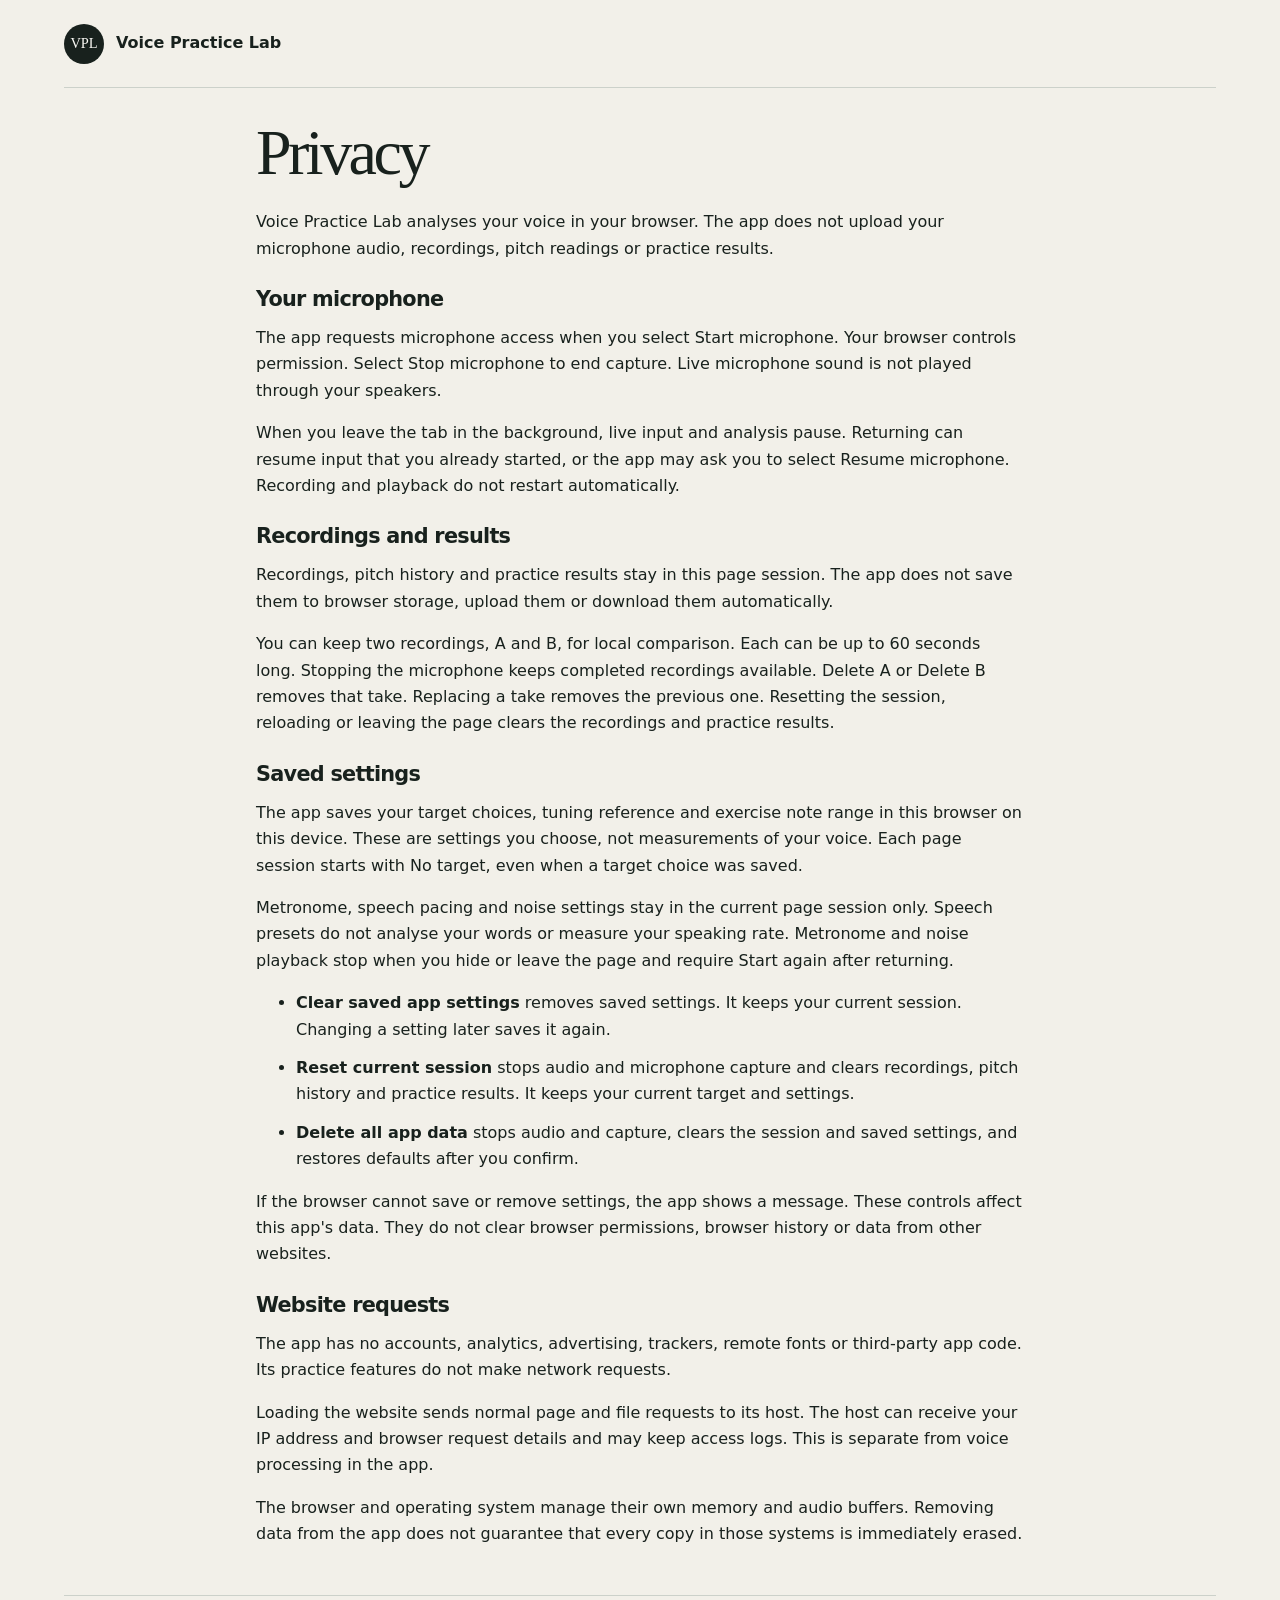
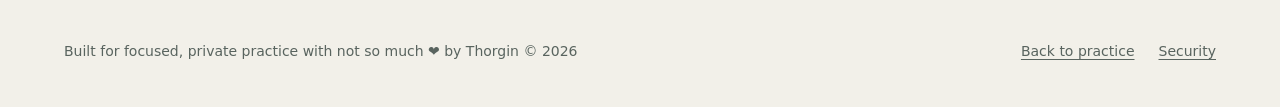
<file: privacy.html>
<!doctype html>
<html lang="en">
<head>
  <meta charset="utf-8">
  <meta name="viewport" content="width=device-width, initial-scale=1">
  <meta http-equiv="Content-Security-Policy" content="default-src 'self'; script-src 'self'; style-src 'self'; img-src 'self' data:; media-src 'self' blob:; connect-src 'none'; object-src 'none'; base-uri 'none'; form-action 'none'; frame-ancestors 'none'">
  <title>Privacy | Voice Practice Lab</title>
  <link rel="stylesheet" href="./css/tokens.css">
  <link rel="stylesheet" href="./css/base.css">
  <link rel="stylesheet" href="./css/layout.css">
</head>
<body>
  <a class="skip-link" href="#main-content">Skip to main content</a>
  <header class="site-header">
    <a class="wordmark" href="./" aria-label="Voice Practice Lab home"><span class="wordmark__mark" aria-hidden="true">VPL</span><span>Voice Practice Lab</span></a>
  </header>
  <main class="policy-page" id="main-content" aria-labelledby="policy-title">
<h1 id="policy-title">Privacy</h1>
<p>Voice Practice Lab analyses your voice in your browser. The app does not upload your microphone audio, recordings, pitch readings or practice results.</p>
<h2>Your microphone</h2>
<p>The app requests microphone access when you select Start microphone. Your browser controls permission. Select Stop microphone to end capture. Live microphone sound is not played through your speakers.</p>
<p>When you leave the tab in the background, live input and analysis pause. Returning can resume input that you already started, or the app may ask you to select Resume microphone. Recording and playback do not restart automatically.</p>
<h2>Recordings and results</h2>
<p>Recordings, pitch history and practice results stay in this page session. The app does not save them to browser storage, upload them or download them automatically.</p>
<p>You can keep two recordings, A and B, for local comparison. Each can be up to 60 seconds long. Stopping the microphone keeps completed recordings available. Delete A or Delete B removes that take. Replacing a take removes the previous one. Resetting the session, reloading or leaving the page clears the recordings and practice results.</p>
<h2>Saved settings</h2>
<p>The app saves your target choices, tuning reference and exercise note range in this browser on this device. These are settings you choose, not measurements of your voice. Each page session starts with No target, even when a target choice was saved.</p>
<p>Metronome, speech pacing and noise settings stay in the current page session only. Speech presets do not analyse your words or measure your speaking rate. Metronome and noise playback stop when you hide or leave the page and require Start again after returning.</p>
<ul>
<li><strong>Clear saved app settings</strong> removes saved settings. It keeps your current session. Changing a setting later saves it again.</li>
<li><strong>Reset current session</strong> stops audio and microphone capture and clears recordings, pitch history and practice results. It keeps your current target and settings.</li>
<li><strong>Delete all app data</strong> stops audio and capture, clears the session and saved settings, and restores defaults after you confirm.</li>
</ul>
<p>If the browser cannot save or remove settings, the app shows a message. These controls affect this app's data. They do not clear browser permissions, browser history or data from other websites.</p>
<h2>Website requests</h2>
<p>The app has no accounts, analytics, advertising, trackers, remote fonts or third-party app code. Its practice features do not make network requests.</p>
<p>Loading the website sends normal page and file requests to its host. The host can receive your IP address and browser request details and may keep access logs. This is separate from voice processing in the app.</p>
<p>The browser and operating system manage their own memory and audio buffers. Removing data from the app does not guarantee that every copy in those systems is immediately erased.</p>
  </main>
  <footer class="site-footer">
    <p>Built for focused, private practice with not so much ❤️ by Thorgin © 2026</p>
    <nav aria-label="Site navigation"><a href="./">Back to practice</a><a href="./security.html">Security</a></nav>
  </footer>
</body>
</html>
</file>
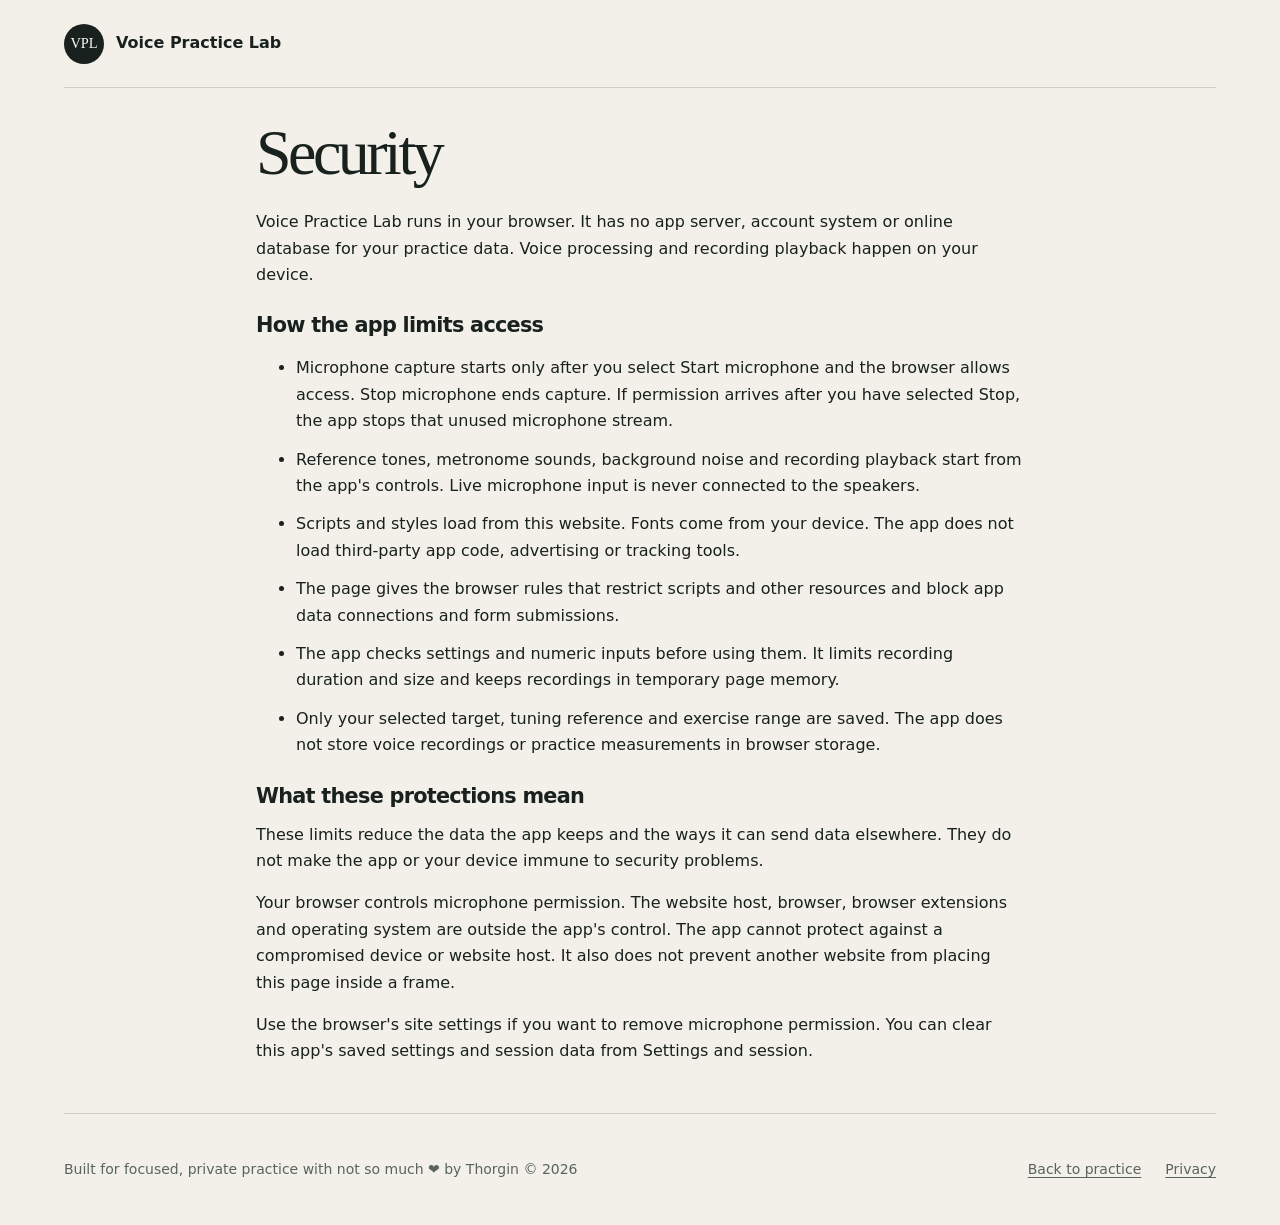
<file: security.html>
<!doctype html>
<html lang="en">
<head>
  <meta charset="utf-8">
  <meta name="viewport" content="width=device-width, initial-scale=1">
  <meta http-equiv="Content-Security-Policy" content="default-src 'self'; script-src 'self'; style-src 'self'; img-src 'self' data:; media-src 'self' blob:; connect-src 'none'; object-src 'none'; base-uri 'none'; form-action 'none'; frame-ancestors 'none'">
  <title>Security | Voice Practice Lab</title>
  <link rel="stylesheet" href="./css/tokens.css">
  <link rel="stylesheet" href="./css/base.css">
  <link rel="stylesheet" href="./css/layout.css">
</head>
<body>
  <a class="skip-link" href="#main-content">Skip to main content</a>
  <header class="site-header">
    <a class="wordmark" href="./" aria-label="Voice Practice Lab home"><span class="wordmark__mark" aria-hidden="true">VPL</span><span>Voice Practice Lab</span></a>
  </header>
  <main class="policy-page" id="main-content" aria-labelledby="policy-title">
<h1 id="policy-title">Security</h1>
<p>Voice Practice Lab runs in your browser. It has no app server, account system or online database for your practice data. Voice processing and recording playback happen on your device.</p>
<h2>How the app limits access</h2>
<ul>
<li>Microphone capture starts only after you select Start microphone and the browser allows access. Stop microphone ends capture. If permission arrives after you have selected Stop, the app stops that unused microphone stream.</li>
<li>Reference tones, metronome sounds, background noise and recording playback start from the app's controls. Live microphone input is never connected to the speakers.</li>
<li>Scripts and styles load from this website. Fonts come from your device. The app does not load third-party app code, advertising or tracking tools.</li>
<li>The page gives the browser rules that restrict scripts and other resources and block app data connections and form submissions.</li>
<li>The app checks settings and numeric inputs before using them. It limits recording duration and size and keeps recordings in temporary page memory.</li>
<li>Only your selected target, tuning reference and exercise range are saved. The app does not store voice recordings or practice measurements in browser storage.</li>
</ul>
<h2>What these protections mean</h2>
<p>These limits reduce the data the app keeps and the ways it can send data elsewhere. They do not make the app or your device immune to security problems.</p>
<p>Your browser controls microphone permission. The website host, browser, browser extensions and operating system are outside the app's control. The app cannot protect against a compromised device or website host. It also does not prevent another website from placing this page inside a frame.</p>
<p>Use the browser's site settings if you want to remove microphone permission. You can clear this app's saved settings and session data from Settings and session.</p>
  </main>
  <footer class="site-footer">
    <p>Built for focused, private practice with not so much ❤️ by Thorgin © 2026</p>
    <nav aria-label="Site navigation"><a href="./">Back to practice</a><a href="./privacy.html">Privacy</a></nav>
  </footer>
</body>
</html>
</file>
<file: css/tokens.css>
:root {
  color-scheme: light;
  --color-canvas: #f2f0e9;
  --color-surface: #fbfaf6;
  --color-ink: #18211d;
  --color-muted: #59645f;
  --color-line: #ccd1ca;
  --color-control-border: #78847c;
  --color-accent: #b4492f;
  --color-accent-strong: #87321f;
  --color-low: #315f85;
  --color-positive: #176b4d;
  --color-partial: #805410;
  --font-sans: Inter, ui-sans-serif, system-ui, -apple-system, BlinkMacSystemFont,
    "Segoe UI", sans-serif;
  --font-serif: Georgia, "Times New Roman", serif;
  --space-1: 0.25rem;
  --space-2: 0.5rem;
  --space-3: 0.75rem;
  --space-4: 1rem;
  --space-5: 1.5rem;
  --space-6: 2rem;
  --space-7: 3rem;
  --space-8: 4.5rem;
  --radius-small: 0.5rem;
  --radius-large: 1.25rem;
  --content-width: 72rem;
  --shadow-soft: 0 1.5rem 4rem rgb(24 33 29 / 8%);
}

@media (prefers-color-scheme: dark) {
  :root {
    color-scheme: dark;
    --color-canvas: #121815;
    --color-surface: #1b2420;
    --color-ink: #edf1ec;
    --color-muted: #acb8b1;
    --color-line: #3b4942;
    --color-control-border: #7b8a81;
    --color-accent: #ec856b;
    --color-accent-strong: #ffad98;
    --color-low: #83b8e1;
    --color-positive: #72d4ad;
    --color-partial: #edc477;
    --shadow-soft: 0 1.5rem 4rem rgb(0 0 0 / 22%);
  }
}
</file>
<file: css/base.css>
*,
*::before,
*::after {
  box-sizing: border-box;
}

html {
  scroll-behavior: smooth;
}

body {
  min-height: 100vh;
  margin: 0;
  background: var(--color-canvas);
  color: var(--color-ink);
  font-family: var(--font-sans);
  font-size: 1rem;
  line-height: 1.65;
  text-rendering: optimizeLegibility;
  overflow-wrap: anywhere;
}

h1,
h2,
h3,
p {
  margin-block-start: 0;
}

h1,
h2 {
  font-family: var(--font-serif);
  font-weight: 400;
  line-height: 1.02;
  text-wrap: balance;
}

h1 {
  max-width: 11ch;
  margin-block-end: var(--space-5);
  font-size: clamp(3rem, 10vw, 7.5rem);
  letter-spacing: -0.055em;
}

h2 {
  margin-block-end: var(--space-4);
  font-size: clamp(2rem, 6vw, 4rem);
  letter-spacing: -0.035em;
}

h3 {
  margin-block-end: var(--space-2);
  font-size: 1.1rem;
  line-height: 1.3;
}

p {
  margin-block-end: var(--space-4);
}

a {
  color: currentColor;
  text-underline-offset: 0.2em;
}

a:hover {
  color: var(--color-accent-strong);
}

button {
  max-width: 100%;
  min-height: 2.75rem;
  padding: 0.7rem 1rem;
  border: 1px solid var(--color-ink);
  border-radius: var(--radius-small);
  background: var(--color-ink);
  color: var(--color-surface);
  font: inherit;
  font-weight: 750;
  cursor: pointer;
}

button:hover:not(:disabled) {
  background: var(--color-accent-strong);
  border-color: var(--color-accent-strong);
}

button:disabled {
  cursor: not-allowed;
  opacity: 0.55;
}

input,
select {
  min-width: 0;
  width: 100%;
  min-height: 2.75rem;
  padding: 0.65rem 0.75rem;
  border: 1px solid var(--color-control-border);
  border-radius: var(--radius-small);
  background: var(--color-surface);
  color: var(--color-ink);
  font: inherit;
}

/* Compact labels must not shrink editable text and trigger mobile focus zoom. */
input,
select {
  font-size: 1rem;
}

input:disabled,
select:disabled {
  cursor: not-allowed;
  opacity: 0.58;
}

input:invalid {
  border-color: var(--color-accent-strong);
}

.button-secondary {
  background: transparent;
  color: var(--color-ink);
}

.button-secondary:hover:not(:disabled) {
  color: var(--color-surface);
}

:focus-visible {
  outline: 0.2rem solid var(--color-accent);
  outline-offset: 0.25rem;
}

.skip-link {
  position: fixed;
  z-index: 10;
  inset: var(--space-3) auto auto var(--space-3);
  padding: var(--space-3) var(--space-4);
  border-radius: var(--radius-small);
  background: var(--color-ink);
  color: var(--color-surface);
  transform: translateY(calc(-100% - var(--space-6)));
  transition: transform 160ms ease;
}

.skip-link:focus {
  color: var(--color-surface);
  transform: translateY(0);
}

.visually-hidden {
  position: absolute;
  width: 1px;
  height: 1px;
  overflow: hidden;
  clip: rect(0 0 0 0);
  clip-path: inset(50%);
  white-space: nowrap;
}

@media (prefers-reduced-motion: reduce) {
  html {
    scroll-behavior: auto;
  }

  *,
  *::before,
  *::after {
    scroll-behavior: auto !important;
    transition-duration: 0.01ms !important;
    animation-duration: 0.01ms !important;
    animation-iteration-count: 1 !important;
  }
}
</file>
<file: css/layout.css>
.site-header,
main,
.site-footer {
  width: min(100% - 2rem, var(--content-width));
  margin-inline: auto;
}

.practice-tool {
  padding: var(--space-5);
  margin-block: var(--space-5) 0;
  border: 1px solid var(--color-line);
  border-radius: var(--radius-large);
  background: var(--color-surface);
}
.tool-grid { display: grid; grid-template-columns: repeat(2, minmax(0, 1fr)); gap: 1rem 1.5rem; margin-block: 1rem; align-items: center; }
.tool-grid label { display: grid; gap: 0.5rem; min-width: 0; font-size: 1rem; }
.tool-grid input, .tool-grid select { width: 100%; min-width: 0; min-height: 2.75rem; }
.tool-grid .tool-check { display: flex; align-items: center; gap: 0.7rem; min-height: 2.75rem; }
.tool-check input { width: 1.25rem; min-height: 1.25rem; height: 1.25rem; flex-shrink: 0; accent-color: var(--color-accent-strong); }
.tool-actions { display: flex; flex-wrap: wrap; gap: 0.75rem; margin-block: 1.5rem 0.75rem; }
.tool-actions button { min-width: 7rem; }
.tool-summary { color: var(--color-accent-strong); font-weight: 650; }
.tool-note { font-size: 0.875rem; color: var(--color-muted); }
.tool-notice { padding: 1rem; border-inline-start: 3px solid var(--color-line); color: var(--color-muted); }
.tempo-cue { border: 1px solid var(--color-line); border-radius: var(--radius-small); min-height: 6rem; display: grid; place-content: center; text-align: center; }
.tempo-cue span { font-size: 1.75rem; font-variant-numeric: tabular-nums; font-weight: 650; }
.tempo-cue small { color: var(--color-muted); font-size: 0.875rem; }
.noise-tabs { display: flex; gap: 0.5rem; margin-block: 1rem; }
.noise-tabs button { flex: 1; padding-inline: 0.5rem; background: transparent; color: var(--color-ink); border-color: var(--color-control-border); }
.noise-tabs [aria-selected="true"] { background: var(--color-ink); color: var(--color-surface); }
[data-practice-panel] { position: relative; }
[data-practice-glow]::after {
  content: "";
  position: absolute;
  inset: -1px;
  border-radius: inherit;
  pointer-events: none;
  box-shadow: 0 0 0 2px rgb(236 133 107 / 75%), 0 0 18px 5px rgb(236 133 107 / 40%);
  opacity: 0.45;
  --glow-rest: 0.45;
  --glow-peak: 0.68;
}
[data-practice-glow="soft"]::after { --glow-peak: 0.58; }
[data-practice-glow="strong"]::after { --glow-peak: 0.78; }
/* A narrow salmon edge and halo keep the cue outside panel content.
   The steady base avoids a full on/off flash. Reduced motion removes it. */
[data-practice-pulse="0"]::after { animation: practice-glow-a 180ms ease-in-out; }
[data-practice-pulse="1"]::after { animation: practice-glow-b 180ms ease-in-out; }
@keyframes practice-glow-a { 0%, 100% { opacity: var(--glow-rest); } 35% { opacity: var(--glow-peak); } }
@keyframes practice-glow-b { 0%, 100% { opacity: var(--glow-rest); } 35% { opacity: var(--glow-peak); } }
[data-tone-hold], [data-tone-shortcut] { -webkit-touch-callout: none; }
.practice-tool [hidden] { display: none; }
@media (max-width: 40rem) {
  .tool-grid { grid-template-columns: minmax(0, 1fr); }
  .practice-tool { padding: var(--space-4); }
}
@media (min-width: 40.001rem) {
  .tool-grid .tool-check--paired { align-self: end; }
}
@media (prefers-reduced-motion: reduce) {
  [data-practice-glow]::after { display: none; animation: none; }
}

.site-header {
  display: flex;
  align-items: center;
  justify-content: space-between;
  gap: var(--space-4);
  min-height: 5.5rem;
  border-bottom: 1px solid var(--color-line);
}

.policy-page {
  max-width: 48rem;
  padding-block: var(--space-6);
}

.policy-page h1 {
  max-width: none;
  font-size: clamp(2.5rem, 8vw, 4rem);
}

.policy-page h2 {
  margin-block: var(--space-5) var(--space-3);
  font-family: var(--font-sans);
  font-size: 1.3rem;
  font-weight: 700;
  line-height: 1.3;
}

.policy-page li + li {
  margin-block-start: var(--space-3);
}

.wordmark {
  display: inline-flex;
  align-items: center;
  gap: var(--space-3);
  min-height: 2.75rem;
  font-weight: 700;
  text-decoration: none;
}

.wordmark__mark {
  display: grid;
  width: 2.5rem;
  flex-shrink: 0;
  aspect-ratio: 1;
  place-items: center;
  border-radius: 50%;
  background: var(--color-ink);
  color: var(--color-surface);
  font-family: var(--font-serif);
  font-size: 0.9rem;
  font-weight: 400;
}

.hero {
  display: grid;
  grid-template-columns: minmax(0, 1fr);
  padding-block: var(--space-6) 0;
  align-content: start;
}

.eyebrow {
  margin-block-end: var(--space-4);
  color: var(--color-accent-strong);
  font-size: 0.75rem;
  font-weight: 750;
  letter-spacing: 0.16em;
  text-transform: uppercase;
}

.hero__intro {
  max-width: 39rem;
  margin-block-end: var(--space-5);
  color: var(--color-muted);
  font-size: clamp(1.1rem, 3vw, 1.35rem);
}

.hero h1 {
  max-width: none;
  margin-block-end: var(--space-4);
  font-size: clamp(3rem, 8vw, 6rem);
}

.tuner-card {
  width: 100%;
  padding: var(--space-5);
  border: 1px solid var(--color-line);
  border-radius: var(--radius-large);
  background: var(--color-surface);
  box-shadow: var(--shadow-soft);
}

.tuner-card__header {
  display: flex;
  align-items: end;
  justify-content: space-between;
  gap: var(--space-5);
  margin-block-end: var(--space-5);
}

.tuner-card__header .eyebrow,
.tuner-card__header h2,
.tuner-card__state {
  margin: 0;
}

.tuner-card__header h2 {
  font-family: var(--font-sans);
  font-size: 1.15rem;
  font-weight: 750;
  letter-spacing: 0;
}

.tuner-card__state {
  min-block-size: calc(2lh + 1px);
  max-width: 30rem;
  color: var(--color-muted);
  font-size: 0.875rem;
  font-weight: 650;
  text-align: end;
}

.tuner-card__reading {
  display: grid;
  grid-template-columns: minmax(9rem, 0.7fr) minmax(16rem, 1.3fr);
  gap: var(--space-6);
  align-items: end;
  padding-block: var(--space-4) var(--space-6);
  border-top: 1px solid var(--color-line);
}

.tuner-card__label {
  display: block;
  color: var(--color-muted);
  font-size: 0.75rem;
  font-weight: 750;
  letter-spacing: 0.12em;
  text-transform: uppercase;
}

.tuner-card__note {
  display: block;
  min-height: 1em;
  font-family: var(--font-serif);
  font-size: clamp(4.5rem, 13vw, 8.5rem);
  line-height: 0.95;
  letter-spacing: -0.06em;
}

.tuner-card__direction p {
  margin: 0;
}

.tuner-card__direction > p:first-child {
  min-block-size: calc(2lh + 1px);
  margin-block-end: var(--space-2);
  font-size: clamp(1.25rem, 3vw, 1.8rem);
  font-weight: 750;
  line-height: 1.25;
}

.tuner-card__direction > p:last-child {
  min-block-size: calc(2lh + 1px);
  color: var(--color-muted);
  font-size: 0.9rem;
}

.tuner-card[data-tuning="too-low"] .tuner-card__direction > p:first-child,
.tuner-card[data-tuning="slightly-low"] .tuner-card__direction > p:first-child,
.tuner-card[data-tuning="too-low"] .tuner-meter,
.tuner-card[data-tuning="slightly-low"] .tuner-meter {
  color: var(--color-low);
}

.tuner-card[data-tuning="on-note"] .tuner-card__direction > p:first-child,
.tuner-card[data-tuning="on-note"] .tuner-meter {
  color: var(--color-positive);
}

.tuner-card[data-tuning="too-high"] .tuner-card__direction > p:first-child,
.tuner-card[data-tuning="slightly-high"] .tuner-card__direction > p:first-child,
.tuner-card[data-tuning="too-high"] .tuner-meter,
.tuner-card[data-tuning="slightly-high"] .tuner-meter {
  color: var(--color-accent-strong);
}

.tuner-meter {
  color: var(--color-muted);
}

.tuner-meter__track {
  position: relative;
  height: 1rem;
  border: 1px solid var(--color-line);
  border-radius: 999px;
  background:
    linear-gradient(
      to right,
      color-mix(in srgb, var(--color-low) 14%, transparent),
      color-mix(in srgb, var(--color-positive) 18%, transparent) 45% 55%,
      color-mix(in srgb, var(--color-accent) 14%, transparent)
    ),
    var(--color-canvas);
}

.tuner-meter__center {
  position: absolute;
  inset: -0.35rem auto -0.35rem 50%;
  width: 2px;
  background: var(--color-positive);
  transform: translateX(-50%);
}

.tuner-meter__marker {
  --meter-position: 50%;
  position: absolute;
  inset: -0.55rem auto -0.55rem var(--meter-position);
  width: 0.25rem;
  border-radius: 999px;
  background: currentColor;
  box-shadow: 0 0 0 0.2rem var(--color-surface);
  transform: translateX(-50%);
  transition: left 120ms ease-out;
}

.tuner-card[data-out-of-range="low"] .tuner-meter__marker,
.tuner-card[data-out-of-range="high"] .tuner-meter__marker {
  box-shadow:
    0 0 0 0.2rem var(--color-surface),
    0 0 0 0.35rem currentColor;
}

.tuner-meter__labels {
  display: grid;
  grid-template-columns: repeat(3, 1fr);
  gap: var(--space-2);
  margin-block-start: var(--space-3);
  color: var(--color-muted);
  font-size: 0.75rem;
  font-weight: 700;
}

.tuner-meter__labels span:nth-child(2) {
  text-align: center;
}

.tuner-meter__labels span:last-child {
  text-align: end;
}

.tuner-meter__labels small {
  display: block;
  font-size: 0.7rem;
  font-weight: 500;
}

.tuner-stats {
  display: grid;
  grid-template-columns: repeat(6, minmax(0, 1fr));
  gap: 1px;
  overflow: hidden;
  margin: var(--space-6) 0 0;
  border: 1px solid var(--color-line);
  border-radius: var(--radius-small);
  background: var(--color-line);
}

.tuner-stats > div {
  min-width: 0;
  padding: var(--space-3);
  background: var(--color-surface);
}

.tuner-stats dt {
  color: var(--color-muted);
  font-size: 0.7rem;
  font-weight: 700;
  letter-spacing: 0.05em;
  text-transform: uppercase;
}

.tuner-stats dd {
  min-block-size: calc(2lh + 1px);
  margin: var(--space-1) 0 0;
  font-size: 0.95rem;
  font-weight: 750;
  overflow-wrap: anywhere;
}

.tuner-target {
  display: flex;
  align-items: baseline;
  gap: var(--space-3);
  margin-block-start: var(--space-4);
  padding: var(--space-3) var(--space-4);
  border-radius: var(--radius-small);
  background: color-mix(in srgb, var(--color-accent) 10%, transparent);
  font-size: 0.875rem;
}

.tuner-target[hidden] {
  display: none;
}

.tuner-target > span:first-child {
  color: var(--color-muted);
}

.microphone-card {
  display: grid;
  grid-template-columns: 0.75rem minmax(0, 1fr);
  gap: var(--space-5);
  width: min(100%, 42rem);
  padding: var(--space-5);
  border: 1px solid var(--color-line);
  border-radius: var(--radius-large);
  background: var(--color-surface);
  box-shadow: var(--shadow-soft);
}

.tuner-card .microphone-card {
  width: 100%;
  margin-block-end: var(--space-5);
  padding: var(--space-4);
  border-radius: var(--radius-small);
  background: color-mix(in srgb, var(--color-canvas) 68%, transparent);
  box-shadow: none;
}

.tuner-card .microphone-card .microphone-card__content {
  display: grid;
  grid-template-columns: minmax(0, 1fr) auto;
  column-gap: var(--space-5);
}

.tuner-card .microphone-card .eyebrow,
.tuner-card .microphone-card h2,
.tuner-card .microphone-card [data-microphone-status] {
  grid-column: 1;
}

.tuner-card .microphone-card .microphone-card__actions {
  grid-column: 2;
  grid-row: 1 / 4;
  align-self: center;
  margin: 0;
}

.tuner-card .microphone-card .microphone-card__privacy {
  grid-column: 1 / -1;
}

.microphone-card__indicator {
  width: 0.75rem;
  height: 0.75rem;
  margin-block-start: 0.4rem;
  border-radius: 50%;
  background: var(--color-muted);
}

.microphone-card[data-status="active"] .microphone-card__indicator {
  background: var(--color-positive);
  box-shadow: 0 0 0 0.3rem color-mix(in srgb, var(--color-positive) 18%, transparent);
}

.microphone-card[data-status="requesting"] .microphone-card__indicator,
.microphone-card[data-status="stopping"] .microphone-card__indicator {
  background: var(--color-accent);
}

.microphone-card[data-status="error"] .microphone-card__indicator,
.microphone-card[data-status="unsupported"] .microphone-card__indicator {
  background: var(--color-accent-strong);
}

.microphone-card__content > .eyebrow {
  margin-block-end: var(--space-2);
}

.microphone-card h2 {
  margin-block-end: var(--space-2);
  font-family: var(--font-sans);
  font-size: 1.15rem;
  font-weight: 750;
  letter-spacing: 0;
}

.microphone-card [data-microphone-status] {
  margin-block-end: var(--space-4);
  font-weight: 650;
}

.microphone-card__actions {
  display: flex;
  flex-wrap: wrap;
  gap: var(--space-3);
  margin-block-end: var(--space-4);
}

.microphone-card__privacy {
  max-width: 52ch;
  margin: 0;
  color: var(--color-muted);
  font-size: 0.875rem;
}

.pitch-history-card,
.waveform-card,
.spectrum-card,
.target-card,
.target-wave-card {
  width: 100%;
  margin-block-start: var(--space-5);
  padding: var(--space-5);
  border: 1px solid var(--color-line);
  border-radius: var(--radius-large);
  background: var(--color-surface);
  box-shadow: var(--shadow-soft);
}

.target-card__header,
.target-wave-card__header {
  display: flex;
  align-items: end;
  justify-content: space-between;
  gap: var(--space-5);
  margin-block-end: var(--space-4);
}

.target-card__header .eyebrow,
.target-card__header h2,
.target-wave-card__header .eyebrow,
.target-wave-card__header h2,
.target-wave-card__header > p {
  margin: 0;
}

.target-card__header h2,
.target-wave-card__header h2 {
  font-family: var(--font-sans);
  font-size: 1.15rem;
  font-weight: 750;
  letter-spacing: 0;
}

.target-wave-card__header > p {
  max-width: 35rem;
  color: var(--color-muted);
  font-size: 0.875rem;
}

.help-button {
  flex: 0 0 auto;
  width: 2.75rem;
  padding: 0;
  border-radius: 50%;
  font-size: 1.1rem;
}

.target-controls {
  display: grid;
  grid-template-columns: repeat(3, minmax(0, 1fr));
  gap: var(--space-4);
}

.target-controls label {
  min-width: 0;
  color: var(--color-muted);
  font-size: 0.8rem;
  font-weight: 700;
}

.target-controls label > span:first-child {
  display: block;
  margin-block-end: var(--space-1);
}

.input-with-unit {
  display: grid;
  grid-template-columns: minmax(0, 1fr) auto;
  align-items: center;
  gap: var(--space-2);
}

.target-card__summary {
  margin: var(--space-4) 0 0;
  padding: var(--space-3) var(--space-4);
  border-radius: var(--radius-small);
  background: color-mix(in srgb, var(--color-accent) 10%, transparent);
  font-size: 0.875rem;
  font-weight: 650;
}

.target-card__error {
  min-height: 1.5em;
  margin: var(--space-2) 0 0;
  color: var(--color-accent-strong);
  font-size: 0.8rem;
  font-weight: 700;
}

.frequency-help {
  margin-block-start: var(--space-3);
  padding: var(--space-4);
  border: 1px solid var(--color-line);
  border-radius: var(--radius-small);
  background: color-mix(in srgb, var(--color-canvas) 68%, transparent);
}

.card-title-row {
  display: flex;
  align-items: center;
  justify-content: space-between;
  flex-wrap: wrap;
  gap: var(--space-3);
}

.card-title-row h2 { margin: 0; }
.match-card > .card-title-row { margin-block-end: var(--space-4); }

.panel-heading {
  display: flex;
  align-items: center;
  justify-content: space-between;
  gap: var(--space-4);
  margin-block-end: var(--space-4);
}
.panel-heading { flex-wrap: wrap; }
.panel-heading__title { min-width: 0; flex: 1 1 8rem; }
.panel-heading__actions { display: flex; flex: 0 0 auto; gap: var(--space-1); }
.panel-help-toggle { border-color: transparent; }
.panel-help {
  margin: 0 0 var(--space-4);
  padding: var(--space-4);
  border: 1px solid var(--color-line);
  border-radius: var(--radius-small);
  background: var(--color-canvas);
  font-size: 0.875rem;
  overflow-wrap: anywhere;
}
.panel-help[hidden] { display: none; }
.panel-help > :first-child { margin-block-start: 0; }
.panel-help > :last-child { margin-block-end: 0; }
.panel-help h3 { margin-block: var(--space-4) var(--space-2); }
.panel-help p { max-width: 80ch; }
.panel-body > :first-child { margin-block-start: 0; }
.tuner-card__header { display: contents; }
.tuner-card__reading { padding-block-start: 0; border-block-start: 0; }
.tuner-card .microphone-card { width: 100%; margin-block-start: var(--space-4); }
.pitch-history-card__actions { margin-block-start: var(--space-4); }
[data-match-availability]:empty,
[data-settings-status]:empty { display: none; }
.panel-heading .eyebrow, .panel-heading h2 { margin: 0; }
.panel-heading h2 {
  font-family: var(--font-sans);
  font-size: 1.2rem;
  font-weight: 750;
  letter-spacing: 0;
}
.panel-toggle {
  display: grid;
  place-items: center;
  flex: 0 0 2.75rem;
  width: 2.75rem;
  padding: 0;
  border-color: transparent;
}
.panel-chevron {
  width: 0.6rem;
  height: 0.6rem;
  border-block-end: 2px solid currentColor;
  border-inline-end: 2px solid currentColor;
  transform: translateY(0.15rem) rotate(225deg);
}
.panel-toggle[aria-expanded="false"] .panel-chevron { transform: translateY(-0.15rem) rotate(45deg); }
[data-collapsed="true"] > .panel-heading { margin-block-end: 0; }
.panel-body { display: flow-root; }
.panel-body[hidden] { display: none; }
.panel-reference {
  display: flex;
  justify-content: center;
  margin-block-start: var(--space-4);
}

.tone-shortcut {
  flex-shrink: 0;
  width: min(100%, 28rem);
  padding: 0.65rem 1.5rem;
  font-size: 0.95rem;
  min-height: 2.75rem;
  touch-action: none;
  user-select: none;
  -webkit-user-select: none;
}

button.tone-shortcut[data-tone-active="true"],
button.tone-shortcut[data-tone-active="true"]:hover {
  color: var(--color-surface);
  border-color: var(--color-positive);
  background: var(--color-positive);
  box-shadow: 0 0 0 0.2rem color-mix(in srgb, var(--color-positive) 20%, transparent);
}

.match-card .practice-target {
  font-size: clamp(1.2rem, 2.5vw, 1.55rem);
  font-weight: 750;
  color: var(--color-ink);
  padding: var(--space-3) var(--space-4);
  border-inline-start: 3px solid var(--color-accent);
  background: color-mix(in srgb, var(--color-accent) 7%, var(--color-surface));
  border-radius: var(--radius-small);
}

.tone-controls {
  display: flex;
  flex-direction: column;
  align-items: stretch;
  margin-block-start: var(--space-3);
  padding-block-start: var(--space-4);
  border-block-start: 1px solid var(--color-line);
}

[data-tone-hold] {
  align-self: center;
  order: 1;
  margin-block-start: var(--space-3);
  max-width: 100%;
  touch-action: none;
  user-select: none;
  -webkit-user-select: none;
  -webkit-touch-callout: none;
}

.tone-controls[data-state="playing"] [data-tone-hold] {
  background: var(--color-positive);
  border-color: var(--color-positive);
  box-shadow: 0 0 0 0.2rem color-mix(in srgb, var(--color-positive) 20%, transparent);
}

.tone-controls p {
  margin: var(--space-2) 0 0;
  color: var(--color-muted);
  font-size: 0.875rem;
}

.match-card,
.recording-card,
.settings-card {
  width: 100%;
  margin-block: var(--space-5) 0;
  padding: var(--space-5);
  border: 1px solid var(--color-line);
  border-radius: var(--radius-large);
  background: var(--color-surface);
}

.match-card h2,
.recording-card h2,
.settings-card h2 {
  font-family: var(--font-sans);
  font-size: 1.3rem;
  font-weight: 750;
  letter-spacing: 0;
}

.match-card p,
.recording-card p,
.settings-card p {
  font-size: 0.875rem;
}

.settings-actions {
  display: flex;
  flex-wrap: wrap;
  gap: var(--space-4);
}

.scale-sequence { display: flex; flex-wrap: wrap; gap: var(--space-2); padding: 0; margin-block: var(--space-4); list-style: none; }
.scale-sequence li { padding: var(--space-2) var(--space-3); border: 1px solid var(--color-line); border-radius: var(--radius-small); font-size: 0.875rem; }
.scale-sequence .is-current { border-color: var(--color-accent-strong); font-weight: 750; }
.scale-sequence .is-matched { color: var(--color-positive); }
.scale-sequence .is-skipped { color: var(--color-muted); }
.practice-result, .session-result {
  --result-tone: var(--color-muted);
  border: 1px solid var(--color-line); border-radius: var(--radius-small);
  margin-block: var(--space-4); padding: var(--space-4); min-width: 0;
}
[data-outcome="complete"] { --result-tone: var(--color-positive); }
[data-outcome="active"] { --result-tone: var(--color-low); }
[data-outcome="partial"] { --result-tone: var(--color-partial); }
[data-outcome="neutral"] { --result-tone: var(--color-muted); }
.practice-result { border-inline-start: 3px solid var(--result-tone); }
.practice-result__header { display: flex; justify-content: space-between; align-items: flex-start; gap: var(--space-3); }
.practice-result__header h3 { margin: 0; font-size: 1rem; }
.practice-result__target { margin: var(--space-1) 0 0; color: var(--color-muted); font-size: 0.875rem; }
.result-outcome { color: var(--result-tone); font-size: 0.8rem; font-weight: 750; border: 1px solid currentColor; border-radius: 2rem; padding: var(--space-1) var(--space-3); white-space: nowrap; }
.practice-result__body { display: grid; grid-template-columns: minmax(0, 1fr) minmax(0, 2fr); gap: var(--space-5); align-items: center; margin-block: var(--space-4); }
.practice-result__total > span { display: block; font-size: 0.875rem; color: var(--color-muted); }
.practice-result__total > strong { display: block; font-size: clamp(1.8rem, 4vw, 2.75rem); line-height: 1.4; font-variant-numeric: tabular-nums; white-space: nowrap; }
.practice-result__total p { margin: var(--space-2) 0 0; font-size: 0.8rem; line-height: 1.5; min-block-size: 4lh; color: var(--color-muted); }
.score-parts { margin: 0; display: grid; grid-template-columns: repeat(2, minmax(0, 1fr)); gap: var(--space-3) var(--space-5); }
.score-parts > div { min-width: 0; }
.score-parts dt { font-size: 0.875rem; font-weight: 700; }
.score-parts small { display: block; font-weight: 400; color: var(--color-muted); font-size: 0.75rem; min-block-size: 1lh; }
.score-parts dd { margin: 0; min-block-size: 2.5rem; font-size: 0.875rem; font-weight: 700; font-variant-numeric: tabular-nums; }
.score-parts meter { display: block; width: 100%; height: 0.5rem; margin-block-start: var(--space-1); appearance: none; border: 0; border-radius: 1rem; background: var(--color-line); }
.score-parts meter::-webkit-meter-bar { background: var(--color-line); border: 0; border-radius: 1rem; }
.score-parts meter::-webkit-meter-optimum-value { background: var(--result-tone); border-radius: 1rem; }
.score-parts meter::-moz-meter-bar { background: var(--result-tone); border-radius: 1rem; }
.score-parts meter[hidden] { visibility: hidden; display: block; }
.practice-result__hold { margin: 0; padding-block: var(--space-3); font-size: 0.875rem; min-block-size: calc(2lh + 1.5rem); font-variant-numeric: tabular-nums; }
.result-measurements { border-block-start: 1px solid var(--color-line); }
.result-measurements > summary, .note-result > summary { cursor: pointer; min-height: 44px; padding-block: var(--space-3); font-size: 0.875rem; font-weight: 700; }
.result-measurements > summary > span { color: var(--color-muted); font-weight: 400; margin-inline-start: var(--space-2); font-size: 0.75rem; }
.result-measurements .match-metrics { grid-template-columns: repeat(auto-fit, minmax(min(100%, 10rem), 1fr)); font-size: 0.875rem; }
.result-measurements dt small { display: block; font-weight: 400; }
.result-caption { color: var(--color-muted); font-size: 0.8rem; }
.session-result h3 { font-size: 1rem; }
.session-result__overview { display: flex; flex-wrap: wrap; justify-content: space-between; gap: var(--space-2) var(--space-4); font-size: 0.875rem; font-variant-numeric: tabular-nums; }
.session-result__overview p:first-child { font-weight: 750; }
.session-result__overview p { margin-block-end: var(--space-3); }
.interval-result-grid { display: grid; grid-template-columns: repeat(2, minmax(0, 1fr)); gap: var(--space-3); }
.note-result { border: 1px solid var(--color-line); border-inline-start: 3px solid var(--result-tone); border-radius: var(--radius-small); padding-inline: var(--space-3); min-width: 0; }
.note-result summary { color: var(--result-tone); }
.note-result summary small { display: block; color: var(--color-muted); font-weight: 400; }
.note-result summary > span { display: inline; }
.interval-result-grid summary > span { display: inline-block; vertical-align: middle; max-width: calc(100% - 1.25rem); }
.note-result .note-result__score { float: right; margin-inline-start: var(--space-2); white-space: nowrap; font-variant-numeric: tabular-nums; }
.note-result p { font-size: 0.8rem; margin-block: var(--space-2) var(--space-3); }
.note-result-list { list-style: none; margin: var(--space-3) 0; padding: 0; display: grid; gap: var(--space-2); }
@media (max-width: 40rem) {
  .practice-result__header { display: grid; grid-template-columns: minmax(0, 1fr); }
  .result-outcome { justify-self: start; }
  .practice-result__body { grid-template-columns: minmax(0, 1fr); gap: var(--space-3); }
  .practice-result__total p { min-block-size: 3lh; }
  .score-parts small { min-block-size: 2lh; }
  .interval-result-grid { grid-template-columns: minmax(0, 1fr); }
  .result-measurements > summary > span { display: block; margin-inline-start: 0; }
}

.match-actions { display: flex; flex-wrap: wrap; gap: var(--space-3); margin-block: var(--space-4); }
.practice-mode { display: grid; gap: var(--space-2); max-width: 24rem; margin-block: var(--space-4); font-weight: 700; }
.practice-mode select { width: 100%; min-width: 0; }
.match-metrics { display: grid; grid-template-columns: repeat(auto-fit, minmax(min(100%, 12rem), 1fr)); gap: var(--space-3); }
.match-metrics dt { color: var(--color-muted); font-size: 0.875rem; }
.match-metrics dd { margin: 0; font-weight: 700; font-variant-numeric: tabular-nums; }
.match-card progress { width: 100%; accent-color: var(--color-positive); margin-block-end: var(--space-4); }
.match-explanation summary { cursor: pointer; padding-block: var(--space-3); min-block-size: 44px; font-weight: 650; }
.match-explanation p { margin-block-start: var(--space-3); }
.practice-help-list { padding-inline-start: var(--space-5); }
.practice-help-list li + li { margin-block-start: var(--space-2); }
[data-match-status] { font-weight: 650; min-block-size: calc(2lh + 1px); }
[data-match-availability] { min-block-size: calc(2lh + 1px); }
@media (max-width: 30rem) {
  [data-match-status] { min-block-size: calc(4lh + 1px); }
}
[data-match-result][hidden] { display: none; }

.range-controls {
  margin-block: var(--space-5);
  padding-block-end: var(--space-4);
  border-bottom: 1px solid var(--color-line);
}

.range-fields {
  display: grid;
  grid-template-columns: repeat(auto-fit, minmax(min(100%, 12rem), 1fr));
  gap: var(--space-3);
}

.range-fields label {
  display: grid;
  gap: var(--space-2);
  min-width: 0;
  font-size: 0.875rem;
  font-weight: 700;
}

.range-fields select {
  width: 100%;
  min-width: 0;
}

[data-range-summary] { font-weight: 650; }
[data-range-error] { color: var(--color-accent-strong); }

.recording-workspace { display: grid; gap: var(--space-5); align-items: start; }
.recording-comparison, .recording-capture { min-width: 0; }
.recording-capture > :first-child { margin-block-start: 0; }
.recording-capture > :last-child { margin-block-end: 0; }
.recording-workspace button { font-size: 0.875rem; padding-inline: var(--space-3); }
.recording-alignment { display: flex; flex-wrap: wrap; align-items: center; gap: var(--space-3); }
.recording-alignment label { display: grid; gap: var(--space-1); flex: 0 1 8rem; min-width: 0; max-width: 100%; font-size: 0.8rem; font-weight: 700; }
.recording-alignment input { width: 100%; min-width: 0; }
.recording-alignment p { margin: 0; font-size: 0.8rem; }
.recording-takes { display: grid; grid-template-columns: repeat(2, minmax(0, 1fr)); gap: var(--space-3); margin-block: var(--space-3) 0; }
.recording-takes section { border: 1px solid var(--color-line); border-radius: 8px; padding: var(--space-3); min-width: 0; }
.recording-takes h3 { margin: 0; }
.recording-takes button { margin-block-end: var(--space-2); }
.recording-takes label, .recording-timeline { display: block; margin-block: var(--space-3); }
.recording-takes input, .recording-timeline input { display: block; width: 100%; }
.recording-graph { display: block; width: 100%; height: clamp(240px, 35vh, 320px); background: var(--color-canvas); border: 1px solid var(--color-line); border-radius: 8px; }
@media (min-width: 60rem) {
  .recording-workspace { grid-template-columns: minmax(0, 1.5fr) minmax(0, 1fr); }
}
@media (max-width: 520px) { .recording-takes { grid-template-columns: 1fr; } }

.recording-options,
.recording-actions {
  display: flex;
  flex-wrap: wrap;
  align-items: center;
  gap: var(--space-3);
  margin-block: var(--space-4);
}
.recording-transport { gap: var(--space-2); margin-block: var(--space-3) 0; }
.recording-options p { margin-block-end: 0; }

.recording-options label {
  display: grid;
  gap: var(--space-1);
  color: var(--color-muted);
  font-size: 0.875rem;
  font-weight: 700;
}

.recording-options p {
  margin-inline-start: auto;
}

[data-record-time] {
  display: block;
  color: var(--color-ink);
  font-size: 1.5rem;
  font-weight: 750;
  font-variant-numeric: tabular-nums;
}

[data-record-status] {
  font-weight: 650;
}

.recording-card[data-status="recording"] [data-record-status] {
  color: var(--color-accent-strong);
}

.recording-help {
  color: var(--color-muted);
}

.settings-actions p {
  margin: var(--space-2) 0 0;
  color: var(--color-muted);
}

.settings-confirm-actions {
  display: flex;
  flex-wrap: wrap;
  gap: var(--space-3);
}

.delete-confirmation {
  margin-block-start: var(--space-4);
  padding: var(--space-4);
  border: 1px solid var(--color-accent-strong);
  border-radius: var(--radius-small);
}

.delete-confirmation[hidden] {
  display: none;
}

[data-settings-status] {
  margin-block: var(--space-4);
  font-weight: 650;
}

.tone-controls [data-tone-status],
.tone-controls [data-tone-headphones] {
  color: var(--color-ink);
  font-weight: 650;
}

.tone-controls [data-tone-status] { min-block-size: calc(1lh + 1px); }
.tone-headphones-slot {
  box-sizing: content-box;
  min-block-size: calc(1lh + 1px);
  padding-block-start: var(--space-2);
  font-size: 0.875rem;
}
.tone-headphones-slot [data-tone-headphones] { margin: 0; }

@media (max-width: 48rem) {
  .tone-controls [data-tone-status] { min-block-size: calc(3lh + 1px); }
  .tone-headphones-slot { min-block-size: calc(2lh + 1px); }
}

.frequency-help h3 {
  margin-block-end: var(--space-2);
}

.frequency-help p {
  margin: 0;
  color: var(--color-muted);
  font-size: 0.875rem;
}

.frequency-help p + p {
  margin-block-start: var(--space-2);
}

.target-wave-card__canvas-frame {
  position: relative;
  overflow: hidden;
  border: 1px solid var(--color-line);
  border-radius: var(--radius-small);
  background: color-mix(in srgb, var(--color-canvas) 60%, transparent);
}

[data-target-wave] {
  display: block;
  width: 100%;
  height: clamp(8rem, 24vw, 11rem);
  color: var(--color-accent-strong);
}

.target-wave-card__empty {
  position: absolute;
  inset: 0;
  display: grid;
  margin: 0;
  padding: var(--space-4);
  place-items: center;
  background: color-mix(in srgb, var(--color-surface) 88%, transparent);
  color: var(--color-muted);
  text-align: center;
  pointer-events: none;
}

.target-wave-card__empty[hidden] {
  display: none;
}

.target-wave-card__scale {
  margin: var(--space-2) 0 0;
  color: var(--color-muted);
  font-size: 0.7rem;
  font-weight: 650;
  text-align: end;
}

.target-wave-card__legend {
  display: flex;
  flex-wrap: wrap;
  gap: var(--space-3) var(--space-6);
  margin-block-start: var(--space-3);
}
.target-wave-card__legend p { margin: 0; font-size: 0.8rem; }
.target-wave-card__legend p > span:last-child { display: block; color: var(--color-muted); margin-block-start: var(--space-1); }
.target-wave-card__key { display: inline-block; width: 1.7rem; margin-inline-end: var(--space-2); vertical-align: middle; }
.target-wave-card__key--target { border-block-start: 3px solid var(--color-accent-strong); }
.target-wave-card__key--detected { border-block-start: 2px dashed var(--color-positive); }
.target-wave-card__comparison-status { font-size: 0.85rem; margin: var(--space-3) 0 0; }
.target-wave-card__rules { color: var(--color-muted); font-size: 0.75rem; margin: var(--space-2) 0 0; }
.target-wave-card[data-pitch-feedback="high"] .target-wave-card__canvas-frame {
  background: color-mix(in srgb, var(--color-accent-strong) 12%, var(--color-canvas));
}
.target-wave-card[data-pitch-feedback="low"] .target-wave-card__canvas-frame {
  background: color-mix(in srgb, var(--color-low) 12%, var(--color-canvas));
}
.target-wave-card[data-pitch-feedback="near"] .target-wave-card__canvas-frame {
  background: color-mix(in srgb, var(--color-positive) 8%, var(--color-canvas));
}
.target-wave-card[data-pitch-feedback="steady"] .target-wave-card__canvas-frame {
  background: color-mix(in srgb, var(--color-positive) 20%, var(--color-canvas));
  border-color: var(--color-positive);
}
.target-wave-card[data-pitch-feedback="high"] .target-wave-card__comparison-status { color: var(--color-accent-strong); }
.target-wave-card[data-pitch-feedback="low"] .target-wave-card__comparison-status { color: var(--color-low); }
.target-wave-card:is([data-pitch-feedback="near"], [data-pitch-feedback="steady"]) .target-wave-card__comparison-status { color: var(--color-positive); font-weight: 700; }
.target-wave-card__explanation { color: var(--color-muted); font-size: 0.75rem; margin: var(--space-2) 0 0; }

.pitch-history-card__views,
.pitch-history-card__time-axis {
  display: grid;
  grid-template-columns: minmax(0, 1fr) clamp(4.5rem, 10vw, 6rem);
}

.pitch-history-card__views {
  overflow: hidden;
  border: 1px solid var(--color-line);
  border-radius: var(--radius-small);
  background: color-mix(in srgb, var(--color-canvas) 60%, transparent);
}

.pitch-history-card__views .pitch-history-card__canvas-frame {
  border: 0;
  border-radius: 0;
  background: transparent;
}

.pitch-history-card__history { min-width: 0; }

.live-pitch-scale {
  --live-color: var(--color-muted);
  min-width: 0;
}

.live-pitch-scale p { margin: 0; }
.live-pitch-scale__feedback {
  display: flex;
  flex-wrap: wrap;
  align-items: baseline;
  gap: var(--space-2) var(--space-4);
  margin-block-start: var(--space-3);
}
.live-pitch-scale__axis-label {
  margin-block-start: var(--space-2);
  color: var(--color-muted);
  font-size: 0.7rem;
  font-weight: 700;
  text-align: center;
}
.live-pitch-scale__target, .live-pitch-scale__rules, .live-pitch-scale__help {
  font-size: 0.75rem;
  color: var(--color-muted);
}
.live-pitch-scale__help { margin: var(--space-4) 0 0; }
.live-pitch-scale__ladder {
  position: relative;
  display: grid;
  grid-template-rows: repeat(7, 1fr);
  min-height: 0;
  border-inline-start: 1px solid var(--color-line);
  overflow: hidden;
}
[data-live-note] {
  position: relative;
  z-index: 1;
  display: flex;
  align-items: center;
  padding-inline: var(--space-1);
  font-size: 0.8rem;
  background: linear-gradient(transparent calc(50% - 0.5px), var(--color-line) 50%, transparent calc(50% + 0.5px));
}
[data-live-note]:nth-child(4) { font-weight: 800; }
.live-pitch-scale__zone {
  position: absolute;
  inset-inline: 0;
  pointer-events: none;
}
.live-pitch-scale__zone--sharp {
  top: 0;
  background: color-mix(in srgb, var(--color-accent-strong) 10%, transparent);
}
.live-pitch-scale__zone--flat {
  bottom: 0;
  background: color-mix(in srgb, var(--color-low) 10%, transparent);
}
.live-pitch-scale[data-feedback="high"] .live-pitch-scale__zone--sharp {
  background: color-mix(in srgb, var(--color-accent-strong) 23%, transparent);
}
.live-pitch-scale[data-feedback="low"] .live-pitch-scale__zone--flat {
  background: color-mix(in srgb, var(--color-low) 23%, transparent);
}
.live-pitch-scale:is([data-feedback="waiting"], [data-feedback="reference"], [data-feedback="steady"]) .live-pitch-scale__zone {
  visibility: hidden;
}
.live-pitch-scale__reference-line {
  position: absolute;
  inset-inline: 2.1rem 0;
  height: 1px;
  background: var(--color-muted);
  z-index: 2;
  pointer-events: none;
}
.live-pitch-scale__marker, .live-pitch-scale__target-marker {
  position: absolute;
  transform: translateY(-50%);
  z-index: 3;
}
.live-pitch-scale__marker { right: 5%; color: var(--live-color); font-size: 1.1rem; line-height: 1; }
.live-pitch-scale__target-marker {
  right: 27%;
  color: var(--color-ink);
  font-size: 1rem;
  line-height: 1;
}
.live-pitch-scale__reading { font-variant-numeric: tabular-nums; font-weight: 700; }
.live-pitch-scale__status { color: var(--live-color); font-weight: 700; font-size: 0.85rem; }
.live-pitch-scale[data-feedback="low"] { --live-color: var(--color-low); }
.live-pitch-scale[data-feedback="high"] { --live-color: var(--color-accent-strong); }
.live-pitch-scale[data-feedback="near"], .live-pitch-scale[data-feedback="steady"] { --live-color: var(--color-positive); }
.live-pitch-scale[data-feedback="steady"] .live-pitch-scale__ladder {
  background: color-mix(in srgb, var(--color-positive) 12%, var(--color-canvas));
  border-color: var(--color-positive);
}
.live-pitch-scale[data-feedback="steady"] .live-pitch-scale__marker {
  text-shadow: 0 0 0.4rem var(--color-positive);
}

.pitch-history-card__header {
  display: flex;
  align-items: end;
  justify-content: space-between;
  gap: var(--space-5);
  margin-block-end: var(--space-4);
}

.pitch-history-card__header .eyebrow,
.pitch-history-card__header h2,
.pitch-history-card__header p {
  margin: 0;
}

.pitch-history-card__header h2 {
  font-family: var(--font-sans);
  font-size: 1.15rem;
  font-weight: 750;
  letter-spacing: 0;
}

.pitch-history-card__header p:last-child {
  margin-block-start: var(--space-2);
  color: var(--color-muted);
  font-size: 0.875rem;
}

.pitch-history-card__actions {
  display: flex;
  flex: 0 0 auto;
  align-items: center;
  gap: var(--space-3);
}

.pitch-history-card__canvas-frame {
  position: relative;
  overflow: hidden;
  border: 1px solid var(--color-line);
  border-radius: var(--radius-small);
  background: color-mix(in srgb, var(--color-canvas) 60%, transparent);
}

[data-pitch-history] {
  display: block;
  width: 100%;
  height: clamp(10rem, 26vw, 14rem);
  color: var(--color-accent-strong);
}

.pitch-history-card__empty {
  position: absolute;
  inset: 0;
  display: grid;
  margin: 0;
  padding: var(--space-4);
  place-items: center;
  background: color-mix(in srgb, var(--color-surface) 84%, transparent);
  color: var(--color-muted);
  text-align: center;
  pointer-events: none;
}

.pitch-history-card__empty[hidden] {
  display: none;
}

.pitch-history-card__timeline {
  display: flex;
  justify-content: space-between;
  margin-block-start: var(--space-2);
  color: var(--color-muted);
  font-size: 0.7rem;
  font-weight: 650;
}

.waveform-card__header,
.spectrum-card__header {
  display: grid;
  grid-template-columns: minmax(0, 0.65fr) minmax(0, 1.35fr);
  gap: var(--space-5);
  align-items: end;
  margin-block-end: var(--space-4);
}

.waveform-card__header .eyebrow,
.waveform-card__header h2,
.waveform-card__header > p,
.spectrum-card__header .eyebrow,
.spectrum-card__header h2,
.spectrum-card__header > p {
  margin: 0;
}

.waveform-card__header h2,
.spectrum-card__header h2 {
  font-family: var(--font-sans);
  font-size: 1.15rem;
  font-weight: 750;
  letter-spacing: 0;
}

.waveform-card__header > p,
.spectrum-card__header > p {
  color: var(--color-muted);
  font-size: 0.875rem;
}

.waveform-card__canvas-frame,
.spectrum-card__canvas-frame {
  position: relative;
  overflow: hidden;
  border: 1px solid var(--color-line);
  border-radius: var(--radius-small);
}

.waveform-card__canvas-frame {
  background:
    linear-gradient(to bottom, transparent 49.5%, var(--color-line) 50%, transparent 50.5%),
    color-mix(in srgb, var(--color-canvas) 60%, transparent);
}

.spectrum-card__canvas-frame {
  background: color-mix(in srgb, var(--color-canvas) 60%, transparent);
}

[data-waveform] {
  display: block;
  width: 100%;
  height: clamp(8rem, 24vw, 11rem);
  color: var(--color-accent-strong);
}

[data-spectrum] {
  display: block;
  width: 100%;
  height: clamp(9rem, 24vw, 11rem);
  color: var(--color-accent-strong);
}

.waveform-card__placeholder,
.spectrum-card__placeholder {
  position: absolute;
  inset: 0;
  display: grid;
  margin: 0;
  padding: var(--space-4);
  place-items: center;
  background: color-mix(in srgb, var(--color-surface) 88%, transparent);
  color: var(--color-muted);
  text-align: center;
}

.waveform-card__placeholder[hidden],
.spectrum-card__placeholder[hidden] {
  display: none;
}

.spectrum-card__range {
  display: flex;
  justify-content: space-between;
  margin-block-start: var(--space-2);
  color: var(--color-muted);
  font-size: 0.7rem;
  font-weight: 650;
}

.signal-level {
  display: grid;
  grid-template-columns: auto minmax(8rem, 1fr) auto;
  gap: var(--space-3);
  align-items: center;
  margin-block-start: var(--space-4);
  font-size: 0.875rem;
  font-weight: 650;
}

.signal-level meter {
  width: 100%;
  height: 0.75rem;
}

.signal-level [data-signal-label] {
  min-width: 3.75rem;
  color: var(--color-muted);
  text-align: end;
}

.principles {
  display: grid;
  margin-block-start: var(--space-5);
  grid-template-columns: minmax(0, 0.75fr) minmax(0, 1.25fr);
  gap: var(--space-7);
  padding-block: var(--space-8);
  border-top: 1px solid var(--color-line);
}

.principle-grid {
  display: grid;
  grid-template-columns: repeat(3, minmax(0, 1fr));
  gap: 1px;
  overflow: hidden;
  border: 1px solid var(--color-line);
  border-radius: var(--radius-large);
  background: var(--color-line);
}

.principle-grid article {
  min-width: 0;
  padding: var(--space-5);
  background: var(--color-surface);
}

.principle-grid p:last-child {
  margin: 0;
  color: var(--color-muted);
}

.principle-grid__number {
  margin-block-end: var(--space-7);
  color: var(--color-accent-strong);
  font-size: 0.75rem;
  font-weight: 750;
}

.site-footer {
  display: flex;
  align-items: center;
  justify-content: space-between;
  gap: var(--space-5);
  min-height: 7rem;
  border-top: 1px solid var(--color-line);
  color: var(--color-muted);
  font-size: 0.875rem;
}

.site-footer p {
  margin: 0;
}

.site-footer nav {
  display: flex;
  gap: var(--space-5);
}

.site-footer a {
  display: inline-flex;
  align-items: center;
  min-height: 2.75rem;
}

@media (max-width: 48rem) {
  .principles {
    grid-template-columns: 1fr;
  }

  .tuner-card__reading {
    grid-template-columns: 1fr;
    gap: var(--space-4);
  }

  .tuner-card .microphone-card .microphone-card__content {
    grid-template-columns: 1fr;
  }

  .tuner-card .microphone-card .microphone-card__actions,
  .tuner-card .microphone-card .microphone-card__privacy {
    grid-column: 1;
    grid-row: auto;
  }

  .tuner-card .microphone-card .microphone-card__actions {
    margin-block-end: var(--space-4);
  }

  .tuner-stats {
    grid-template-columns: repeat(2, minmax(0, 1fr));
  }

  .pitch-history-card__header {
    align-items: flex-start;
    flex-direction: column;
  }

  .target-controls {
    grid-template-columns: repeat(2, minmax(0, 1fr));
  }

  .principle-grid {
    grid-template-columns: 1fr;
  }

  .principle-grid__number {
    margin-block-end: var(--space-5);
  }
}

@media (max-width: 30rem) {
  .site-header,
  main,
  .site-footer {
    width: min(100% - 1.25rem, var(--content-width));
  }

  .site-header {
    align-items: flex-start;
    flex-direction: column;
    justify-content: center;
    padding-block: var(--space-3);
  }

  .principles {
    padding-block: var(--space-7);
  }

  .hero { padding-block: var(--space-7) 0; }

  .tuner-card, .match-card, .recording-card, .settings-card { padding: var(--space-4); }

  .microphone-card {
    gap: var(--space-3);
  }

  .tuner-card__header {
    align-items: flex-start;
    flex-direction: column;
    gap: var(--space-2);
  }

  .tuner-card__state {
    text-align: start;
    min-block-size: calc(3lh + 1px);
  }

  .tuner-card__direction > p:first-child { min-block-size: calc(4lh + 1px); }
  .tuner-card__direction > p:last-child { min-block-size: calc(3lh + 1px); }
  .tuner-stats dd { min-block-size: calc(3lh + 1px); }

  .tuner-card__note {
    font-size: clamp(4.5rem, 30vw, 7rem);
  }

  .tuner-stats {
    grid-template-columns: 1fr 1fr;
  }

  .pitch-history-card,
  .waveform-card,
  .spectrum-card,
  .target-card,
  .target-wave-card {
    padding: var(--space-4);
  }

  .target-card__header,
  .target-wave-card__header {
    align-items: flex-start;
  }

  .target-wave-card__header {
    flex-direction: column;
  }

  .target-controls {
    grid-template-columns: 1fr;
  }

  .pitch-history-card__actions {
    width: 100%;
    align-items: flex-start;
    flex-direction: column;
  }

  .pitch-history-card__actions button {
    width: 100%;
  }

  .waveform-card__header,
  .spectrum-card__header,
  .signal-level {
    grid-template-columns: 1fr;
  }

  .signal-level {
    gap: var(--space-2);
  }

  .signal-level [data-signal-label] {
    min-width: 0;
    text-align: start;
  }

  .site-footer {
    align-items: flex-start;
    flex-direction: column;
    justify-content: center;
    padding-block: var(--space-5);
  }
}
</file>
